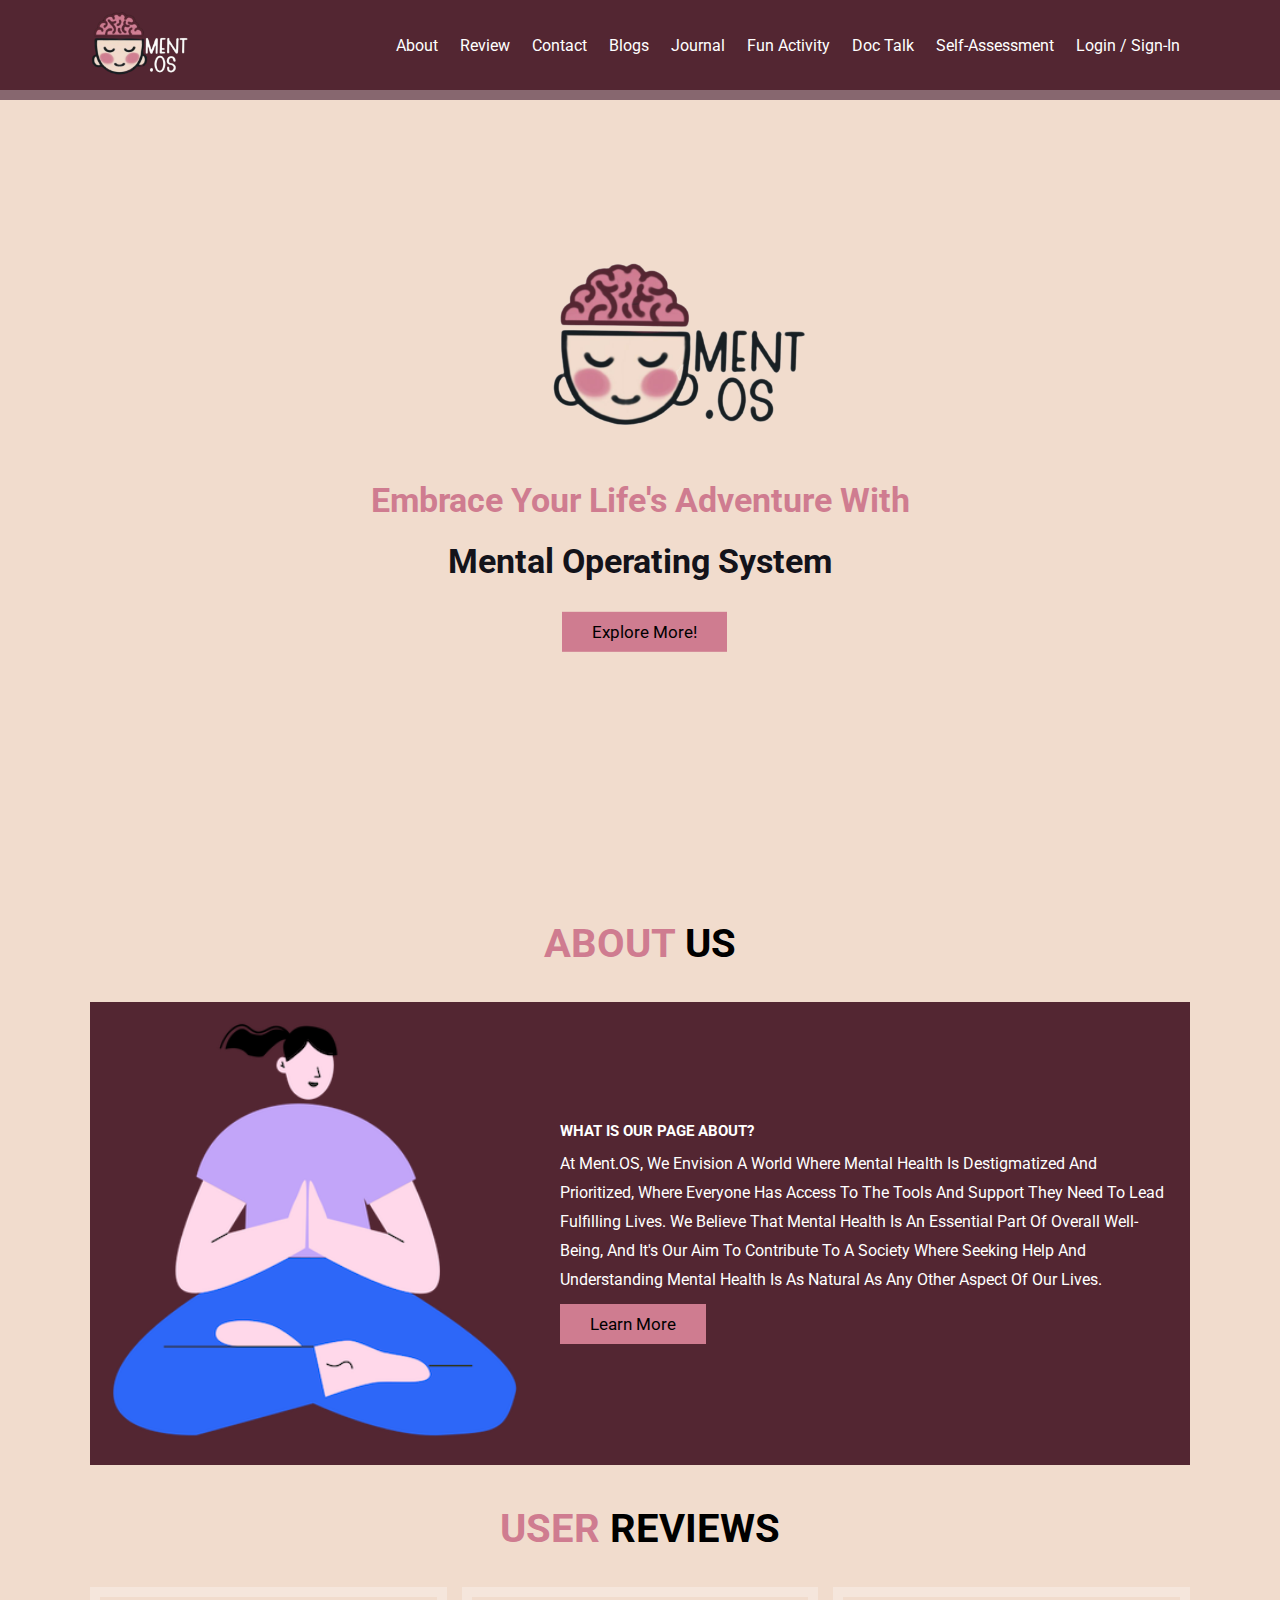
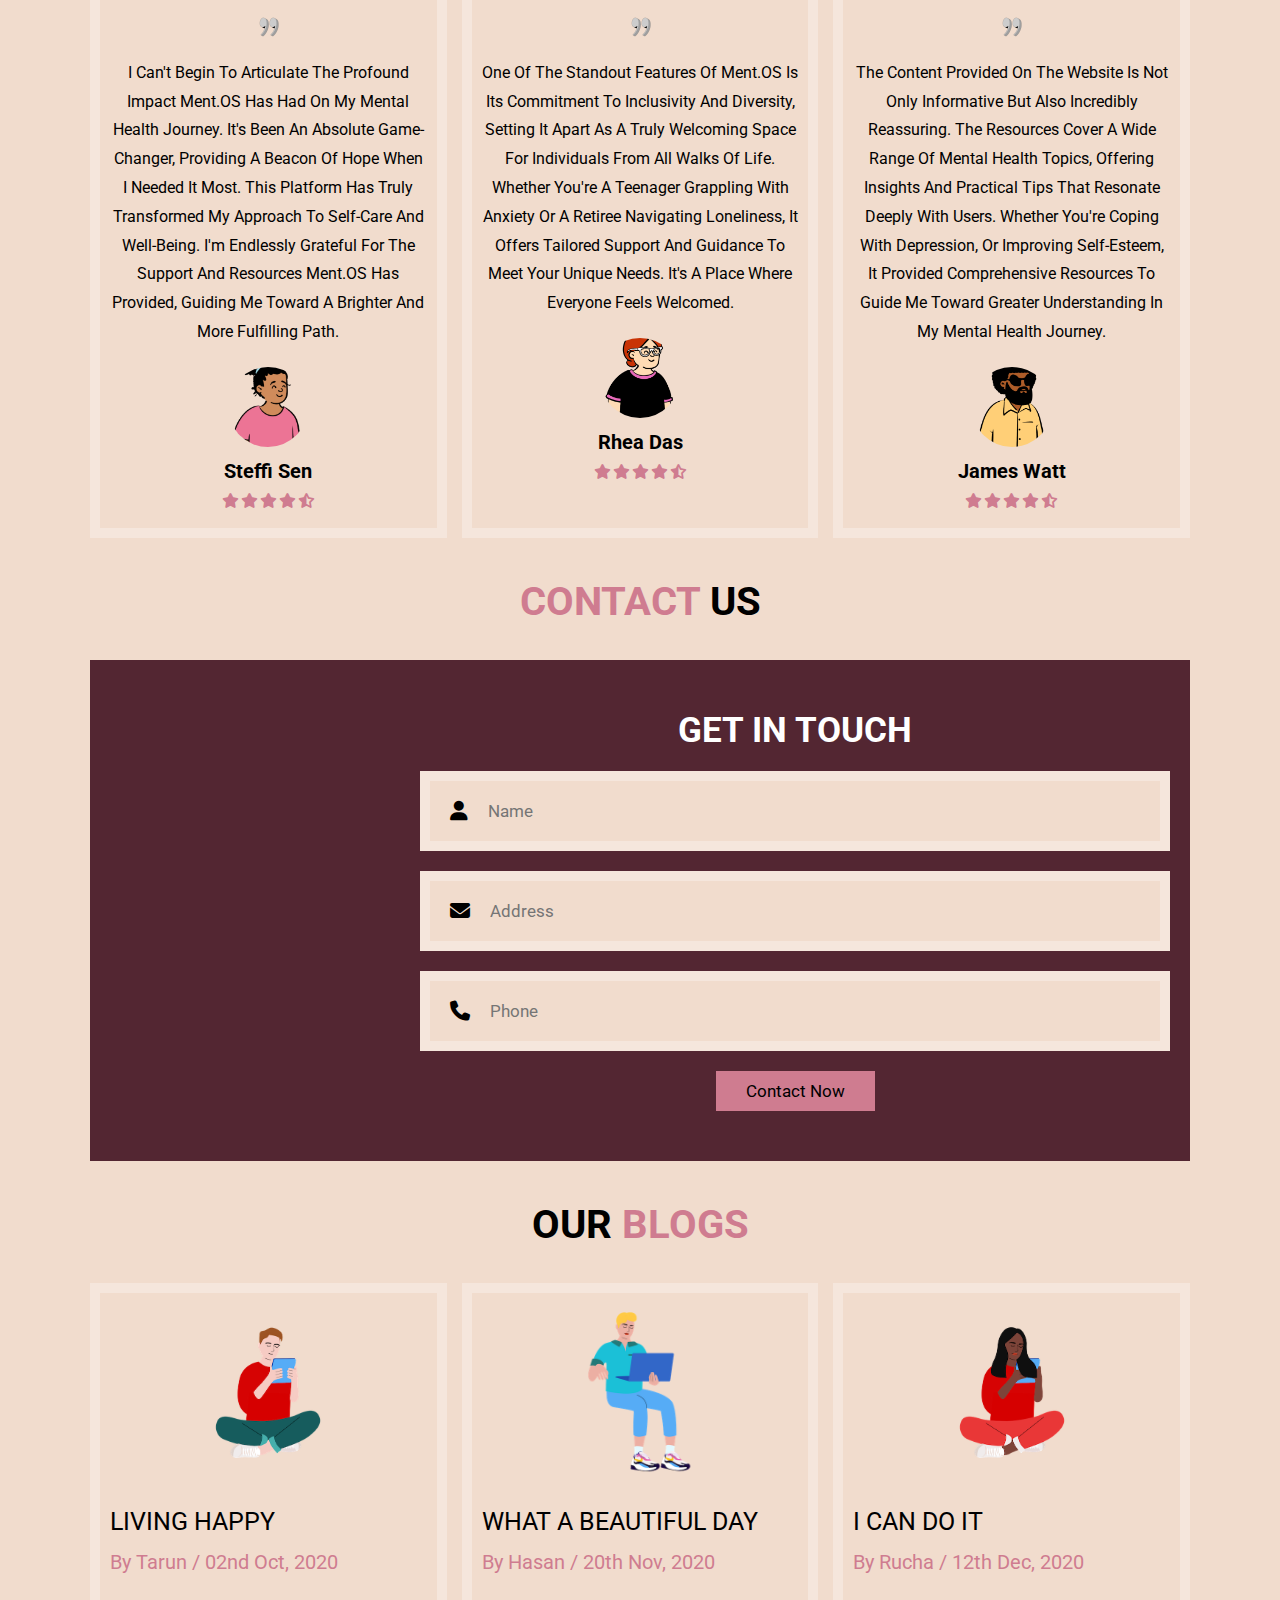
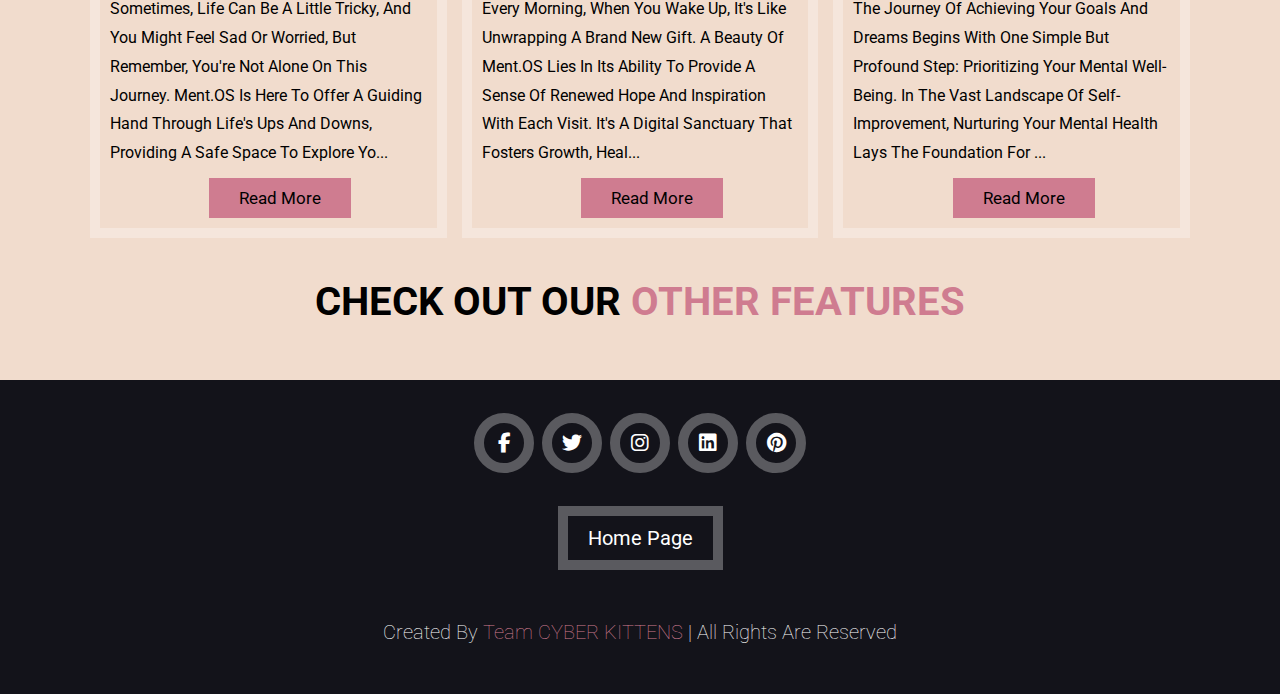
<file: index.html>
<!DOCTYPE html>
<html lang="en">
    <head>
        <meta charset="UTF-8">
        <meta http-equiv="X-UA-Compatible" content="IE-edge">
        <meta name="viewport" content="width=device-width, initial-scale=1.0">
        <title>Home Page</title>
        <link rel="stylesheet" href="https://cdnjs.cloudflare.com/ajax/libs/font-awesome/6.4.2/css/all.min.css">
        <link rel="stylesheet" href="Css/Index.css">
    </head> 
    <body>
        <header class="header">
            <a href="#" class="logo">
                <img src="./Images/Logo.png"alt="logo">
            </a>
           <nav class="navbar">
            <a href="#about">about</a> 
            <a href="#review">review</a> 
            <a href="#contact">contact</a> 
            <a href="#blogs">Blogs</a> 
            <a href="Journal.html">Journal</a> 
            <a href="activities.html">fun activity</a> 
            <a href="Doc-Talk.html">doc talk</a> 
            <a href="Survey.html">Self-Assessment</a>
            <!--<a href="profile.html">Profile</a>-->
            <a href="Sign-up.html">Login / Sign-In</a>
           </nav>
        </header>
        <section class="home" id="home">
            <div class="content">
                <a href="index.html" class="logo">
                    <img src="./Images/index/LogoHero.png"alt="Hero section logo">
                </a>
                <p style="font-size: 34px; font-weight: bold; color: rgba(207,124,144); text-align: center;">Embrace your life's adventure with <span style="color: #13131a;">Mental Operating System</span></p>


                <a href="#" class="btn-hero">Explore More!</a>
            </div>
        </section>

        <section class="about" id="about">
            <h1 class="heading"><span>ABOUT</span> US</h1>
            <div class="row">
                <div class="image">
                    <img src ="./Images/index/meditate.png" alt="Meditating girl/women">
                </div>
                <div class="content">
                    <h2>WHAT IS OUR PAGE ABOUT?</h2>
                    <p>At Ment.OS, we envision a world where mental health is destigmatized and prioritized, where everyone has access to the tools and support they need to lead fulfilling lives. We believe that mental health is an essential part of overall well-being, and it's our aim to contribute to a society where seeking help and understanding mental health is as natural as any other aspect of our lives.</p>
                    <a href="#" class="btn">Learn More</a>
                </div>
            </div>
    
        </section>
        <section class="review" id="review">
            <h1 class="heading"><span>User</span> Reviews</h1>
            <div class="box-container">
                <div class="box">
                    <img src="./Images/index/doubleQuotes.png"alt="Double Quotes" class="qoutes">
                    <p>I can't begin to articulate the profound impact Ment.OS has had on my mental health journey. It's been an absolute game-changer, providing a beacon of hope when I needed it most. This platform has truly transformed my approach to self-care and well-being. I'm endlessly grateful for the support and resources Ment.OS has provided, guiding me toward a brighter and more fulfilling path.</p>
                    <img src="./Images/index/review1.png" alt="User 1" class="user">
                    <h3>Steffi Sen</h3>
                    <div class="stars">
                        <i class="fas fa-star"></i>
                        <i class="fas fa-star"></i>
                        <i class="fas fa-star"></i>
                        <i class="fas fa-star"></i>
                        <i class="fas fa-star-half-alt"></i>
                    </div>
                </div>
                <div class="box">
                    <img src="./Images/index/doubleQuotes.png"alt="Double Quotes" class="qoutes">
                    <p>One of the standout features of Ment.OS is its commitment to inclusivity and diversity, setting it apart as a truly welcoming space for individuals from all walks of life. Whether you're a teenager grappling with anxiety or a retiree navigating loneliness, it offers tailored support and guidance to meet your unique needs. It's a place where everyone feels welcomed.</p>
                    <img src="./Images/index/review2.png" alt="User 2"class="user">
                    <h3>Rhea Das</h3>
                    <div class="stars">
                        <i class="fas fa-star"></i>
                        <i class="fas fa-star"></i>
                        <i class="fas fa-star"></i>
                        <i class="fas fa-star"></i>
                        <i class="fas fa-star-half-alt"></i>
                    </div>
                </div>
                <div class="box">
                    <img src="./Images/index/doubleQuotes.png"alt="Double Quotes" class="qoutes">
                    <p>The content provided on the website is not only informative but also incredibly reassuring. The resources cover a wide range of mental health topics, offering insights and practical tips that resonate deeply with users. Whether you're coping with depression, or improving self-esteem, it provided comprehensive resources to guide me toward greater understanding in my mental health journey.</p>
                    <img src="./Images/index/review3.png" alt="User 3"class="user">
                    <h3>James Watt</h3>
                    <div class="stars">
                        <i class="fas fa-star"></i>
                        <i class="fas fa-star"></i>
                        <i class="fas fa-star"></i>
                        <i class="fas fa-star"></i>
                        <i class="fas fa-star-half-alt"></i>
                    </div>
                </div>
            </div>
        </section>
        <section class="contact" id="contact">
                    <h1 class="heading"><span>CONTACT</span> US</h1>
                    <div class="row">
                        <iframe src="https://www.google.com/maps/embed?pb=!1m18!1m12!1m3!1d30169.677074794537!2d72.80905460950864!3d19.054518471872772!2m3!1f0!2f0!3f0!3m2!1i1024!2i768!4f13.1!3m3!1m2!1s0x3be7c8e123f8d27b%3A0x437996b49a236a78!2sBandra%20West%2C%20Mumbai%2C%20Maharashtra!5e0!3m2!1sen!2sin!4v1694089305110!5m2!1sen!2sin" allowfullscreen="" loading="lazy"></iframe>
                        <form action="">
                            <h4>Get in Touch</h4>
                            <div class="inputBox">
                                <span class="fas fa-user"></span>
                                <input type="text" placeholder="Name">
                            </div> 

                            <div class="inputBox">
                                <span class="fas fa-envelope"></span>
                                <input type="Address" placeholder="Address">
                            </div>

                            <div class="inputBox">
                                <span class="fas fa-phone"></span>
                                <input type="tel" placeholder="Phone">
                            </div>

                            <input type="submit" value="Contact Now" class="btn"></div>
                        </form>
                    </div>
        </section>

        <section class="blogs" id="blogs">
            <h1 class="heading">OUR<span> BLOGS</span></h1>
            <div class="box-container">
                <div class="box">
                    <div class="image">
                        <img src="./Images/index/blog1.png" alt="blog 1">
                    </div>
                    <div class="content">
                        <a href="#" class="title">LIVING HAPPY</a>
                       <br><span> by Tarun / 02nd Oct, 2020</span><br>
                        <p>Sometimes, life can be a little tricky, and you might feel sad or worried, but remember, you're not alone on this journey. Ment.OS is here to offer a guiding hand through life's ups and downs, providing a safe space to explore yo...</p>
                        <a class="btn-blog">Read More</a>
                    </div>
                </div>

                <div class="box">
                    <div class="image">
                        <img src="./Images/index/blog2.png" alt="blog 2">
                    </div>
                    <div class="content">
                        <a href="#" class="title">WHAT A BEAUTIFUL DAY</a>
                        <br><span> By Hasan / 20th Nov, 2020</span><br>
                        <p>Every morning, when you wake up, it's like unwrapping a brand new gift. A beauty of Ment.OS lies in its ability to provide a sense of renewed hope and inspiration with each visit. It's a digital sanctuary that fosters growth, heal...</p>
                        <a class="btn-blog">Read More</a>
                    </div>
                </div>

                <div class="box">
                    <div class="image">
                        <img src="./Images/index/blog3.png" alt="blog 3">
                    </div>
                    <div class="content">
                        <a href="#" class="title">I CAN DO IT</a>
                        <br><span> by Rucha / 12th Dec, 2020</span><br>
                        <p>The journey of achieving your goals and dreams begins with one simple but profound step: prioritizing your mental well-being. In the vast landscape of self-improvement, nurturing your mental health lays the foundation for ...</p>
                        <a class="btn-blog">Read More</a>
                    </div>
                </div>
            </div>
        </section>
        <section class="Fun Activity" class="Doc talk" class="Quiz time">
            <h1 class="heading">CHECK OUT OUR<span> OTHER FEATURES</span></h1>
            <div class></div>
        </section>

    <section class="footer">
        <div class="share">
            <a href="'#" class="fab fa-facebook-f"></a>
            <a href="'#" class="fab fa-twitter"></a>
            <a href="'#" class="fab fa-instagram"></a>
            <a href="'#" class="fab fa-linkedin"></a>
            <a href="'#" class="fab fa-pinterest"></a>
        </div>
        <div class="links">
            <a href="#">Home Page</a>
        </div>
    <div class="credit">created by <span>Team CYBER KITTENS </span> | all rights are reserved</div>
    </section>
    </body>
</html>
</file>
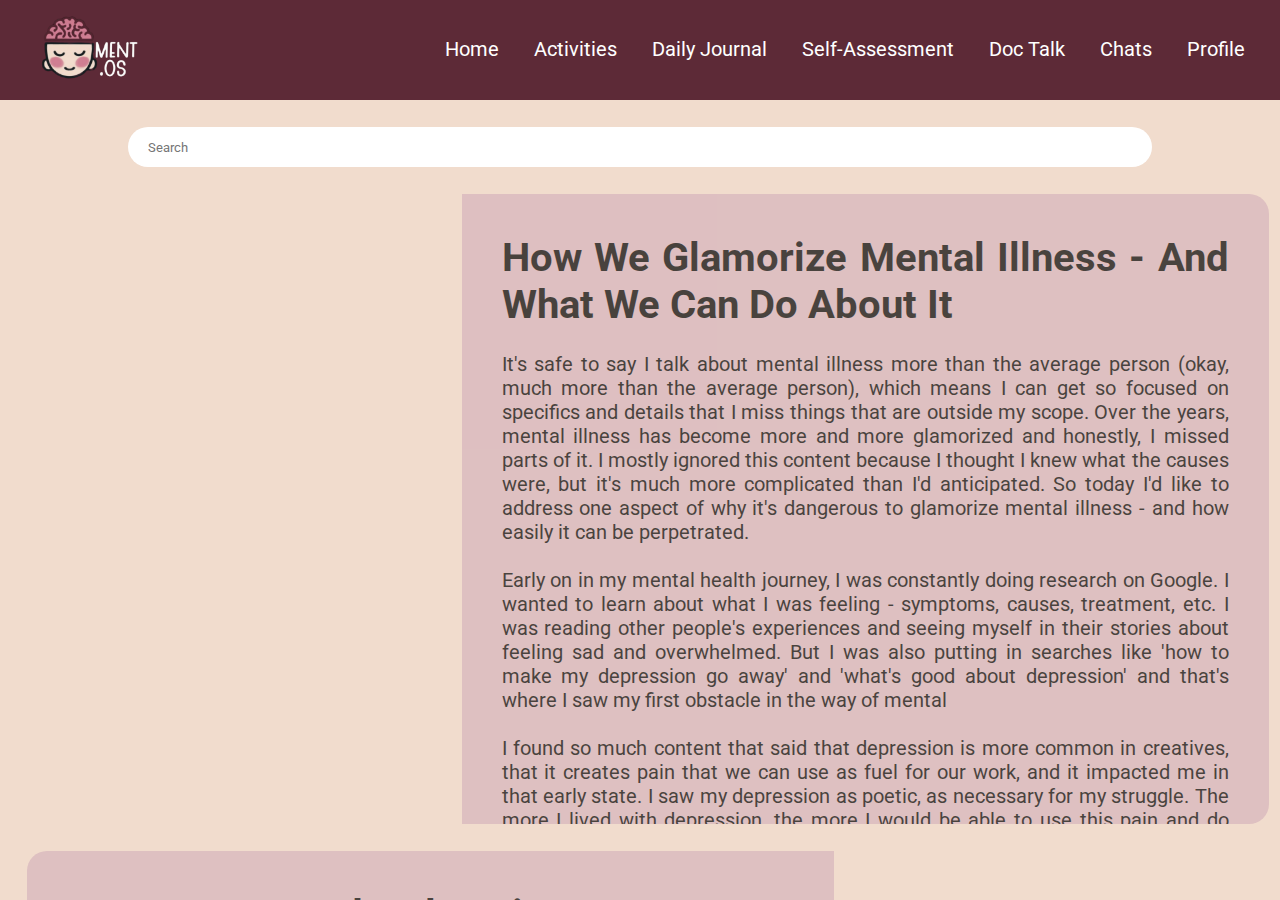
<file: blogs.html>
<!DOCTYPE html>
<html lang="en">

<head>
    <meta charset="UTF-8">
    <meta name="viewport" content="width=device-width, initial-scale=1.0">
    <title>Blogs</title>
    <link rel="stylesheet" href="./Css/Blogs.css">
    <link href="https://fonts.googleapis.com/css2?family=Roboto+Condensed&family=Roboto:wght@300&display=swap" rel="stylesheet">
<body>
    <div class="main">
        <header>
            <!-- Navigation bar -->
            <nav>
                <a href="index.html" class="logo">
                    <img width="100px" height="100px" src="./Images/Logo.png"  alt="logo" />
                </a>
                
                <ul>
                  <a href="index.html"><li>Home</li></a>
                  <a href="activities.html"><li>Activities</li></a>
                  <a href="Journal.html"><li>Daily Journal</li></a>
                  <a href="Survey.html"><li>Self-Assessment</li></a>
                  <a href="Doc-Talk.html"><li>Doc Talk</li></a>
                  <a href="public-chat.html"><li>Chats</li></a>
                  <a href="profile.html"><li>Profile</li></a>
                </ul>
            </nav>
        </header>

        <div id="search">
            <input type="search" placeholder="Search">
        </div>
        <div class="cards">
            <div class="card">
                <div id="card1" class="imgs"></div>
                <div class="content">
                    <h1>How We Glamorize Mental Illness - And What We Can Do About It</h1>
                    <br>
                    <p>It's safe to say I talk about mental illness more than the average person (okay,
                        much more than the average person), which means I can get so focused on specifics and details
                        that I
                        miss things that are outside my scope. Over the years, mental illness has become more and more
                        glamorized and honestly, I missed parts of it. I mostly ignored this content because I thought I
                        knew what the causes were, but it's much more complicated than I'd anticipated. So today I'd
                        like to
                        address one aspect of why it's dangerous to glamorize mental illness - and how easily it can be
                        perpetrated.<br>
                        <br>
                        Early on in my mental health journey, I was constantly doing research on Google. I wanted to
                        learn
                        about what I was feeling - symptoms, causes, treatment, etc. I was reading other people's
                        experiences and seeing myself in their stories about feeling sad and overwhelmed. But I was also
                        putting in searches like 'how to make my depression go away' and 'what's good about depression'
                        and
                        that's where I saw my first obstacle in the way of mental <br>
                        <br>
                        I found so much content that said that depression is more common in creatives, that it creates
                        pain
                        that we can use as fuel for our work, and it impacted me in that early state. I saw my
                        depression as
                        poetic, as necessary for my struggle. The more I lived with depression, the more I would be able
                        to
                        use this pain and do something noteworthy. But let me be clear - I WAS SO DAMN WRONG. The
                        “tortured
                        genius” trope in media is toxic for people with mental health conditions, and has persisted for
                        years. Mental illness is often used as a footnote in someone's success story, e.g. “they
                        overcame
                        their struggle with X to become the Next Big Thing.” We treat mental illness as something to
                        overcome, or a game to win. That creates an attitude that makes people feel like they need to
                        'beat'
                        mental illness, but never to manage it.<br>
                        <br>
                        Unhealthy coping mechanisms and a reactionary approach to mental health are two other reasons
                        for
                        this continued glamorization. We all have some coping mechanisms that aren't the healthiest (I
                        include myself in that), but avoidance to connect those coping mechanisms with a possible
                        struggle
                        means that people are often struggling and will try to place the blame on anything but mental
                        illness. Our reactionary nature also means that we're discussing mental illness after the fact,
                        instead of having a more honest discussion about how we got there in the first place.<br>
                        <br>
                        Despite the incredible conversations I have with folks and an improved portrayal of mental
                        illness
                        in the media, I know millions of people in America see mental illness as a weakness. The only
                        upside
                        of this weakness, it seems, is that it can be the backstory for our success. But mental illness
                        isn't only reserved for the most successful and respected - remember, it doesn't discriminate!
                        That's why I don't say that I “struggle with depression.” I am not a tortured genius. I am not
                        here
                        to overcome depression or conquer anxiety (though maybe one day it won't be so debilitating!). I
                        live with mental illness, and I'm just doing the best I can. And you know what? That's more than
                        enough.
                    </p>
                </div>
            </div>
            <div class="card">
                <div class="content">
                    <h1>Our stress and relaxation responses: What you need to know</h1>
                    <br>
                    <p>Your stress response behaves badly and you've come to understand why. Great first step, but now
                        it's time to pull in the reins. And to do it you need to learn about your relaxation response.
                        Let's get busy…</p>
                    <br>
                    <p>We began a two-part series last week on our stress and relaxation responses.
                        Part one handled our stress response (fight/flight) and we'll wrap things up by digging into our
                        relaxation response.
                        As I said last week, most everything you're about to read comes from a great book written by
                        Gregg D. Jacobs, PhD, Say Good Night to Insomnia.
                        Here we go…</p>
                    <br>
                    <p>The discovery of the relaxation response
                        Prior to the 1960s, voluntary control over the autonomic nervous system (ANS) - in charge of our
                        respiration rate, heart rate, digestion, etc. - was thought impossible.
                        But later that same decade some significant discoveries in the world of biofeedback challenged
                        that notion. And scientists soon discovered control over the ANS could be achieved.
                        Seems the biofeedback outcomes were so impressive, scientists began studying other ANS-managing
                        mind/body techniques, such as meditation and relaxation.
                        Dr. Herbert Bnson
                        Dr. Jacobs' mentor, Dr. Herbert Benson, was one of the first scientists to conduct research on
                        biofeedback, meditation, and relaxation techniques.
                        After years of research, Benson was impressed by the fact that each of these techniques produced
                        the same physiological quieting response.
                        He called it the relaxation response.</p>
                    <br>
                    <p>
                        What is the relaxation response?
                        Benson proposed that the relaxation response (RR) is our body's inborn counter-balancing
                        mechanism to the stress response and can be used to offset its damaging effects.
                        It's crucial to keep in mind that the RR occurs automatically when it comes to physical
                        stressors; however, such is not the case with psychological stressors.
                        That means we have to learn to consciously initiate the RR to counter the effects of excessive
                        stress responses.
                        Is it any wonder that the RR is an effective intervention for all sorts of health concerns -
                        anxiety disorders, hypertension, chronic pain, GI issues, blood sugar stabilization, a
                        vulnerable immune system, insomnia, menopausal hot flashes, and more?
                        How to turn on the relaxation response
                        Dr. Benson could have left his work in the discovery process and it would have been “job well
                        done.” However, he went on to define the four elements necessary to elicit the RR…
                        A quiet place with eyes closed to minimize distractions
                        A comfortable position and muscular relaxation
                        A mental focusing device such as breathing, a word, or an image to shift the mind away from
                        distracting thoughts
                        Passive disregard of everyday thoughts
                        So with that foundation, according to Benson and Jacobs, here's what it takes to turn on the RR…
                        Relax the muscles throughout your body: Lying down or sitting comfortably, close your eyes and
                        feel relaxation gradually spreading. What you're looking for are feelings such as warmth,
                        heaviness, tingling, floating - or nothing.
                        Establish a relaxed and abdominal breathing pattern.
                        Direct your attention from everyday thoughts by using a mental focusing device that's neutral
                        and repetitive. Jacobs suggests words such as one, relax, peace, heavy. For many, it's helpful
                        to repeat the word silently with each exhaled breath. The mental focusing device can also be a
                        visual image - a vacation spot, floating on a cloud, or a place of your creation.
                        Have you ever done it? Do you hurt badly enough to give it a try?</p>
                </div>
                <div id="card2" class="imgs"></div>
            </div>
            <div class="card">
                <div id="card3" class="imgs"></div>
                <div class="content">Lorem ipsum dolor sit amet consectetur adipisicing elit. Ab sint rem perferendis
                    reiciendis, odit repellat, autem distinctio placeat qui incidunt eveniet voluptatum similique,
                    accusamus aperiam dolorum id atque quo nulla doloribus impedit dignissimos eligendi! Odio laboriosam
                    ut dolores rem cum accusamus commodi? Impedit eius sapiente nemo quas, sit illo commodi tempore
                    consectetur enim repellat repellendus ipsa soluta excepturi exercitationem placeat cupiditate eum
                    fuga aperiam accusantium nostrum, saepe inventore minus facilis. Facilis placeat ipsa fugiat eum?
                    Quis, repellat? Consequatur reprehenderit adipisci officiis sequi, quia nesciunt explicabo
                    perferendis omnis nemo velit voluptatibus nihil iste, cum nisi. Quis veniam neque dolorem pariatur
                    alias.</div>
            </div>
            <div class="card">
                <div class="content">
                    Lorem ipsum dolor sit amet consectetur adipisicing elit. Ex reiciendis, beatae exercitationem
                    aspernatur assumenda, ipsum illum velit itaque impedit laborum doloremque ullam blanditiis nesciunt
                    harum tempora optio facere, dolore nobis veritatis? Laudantium, maxime iste, magnam consequuntur
                    possimus voluptatem omnis, corporis deleniti numquam at delectus velit cupiditate. Quaerat, impedit
                    placeat in officia tenetur quod harum omnis voluptas suscipit fugiat minima aliquam voluptates
                    dignissimos aperiam laudantium vitae quibusdam eum ipsa fugit numquam consectetur laboriosam? Iure
                    placeat modi incidunt quas culpa aut! Ducimus quisquam illo consequuntur neque laudantium saepe amet
                    maxime obcaecati blanditiis eveniet reprehenderit inventore magni, ex quod labore nisi minus odit.
                </div>
                <div id="card4" class="imgs"></div>
            </div>
        </div>

    </div>

</body>

</html>
</file>
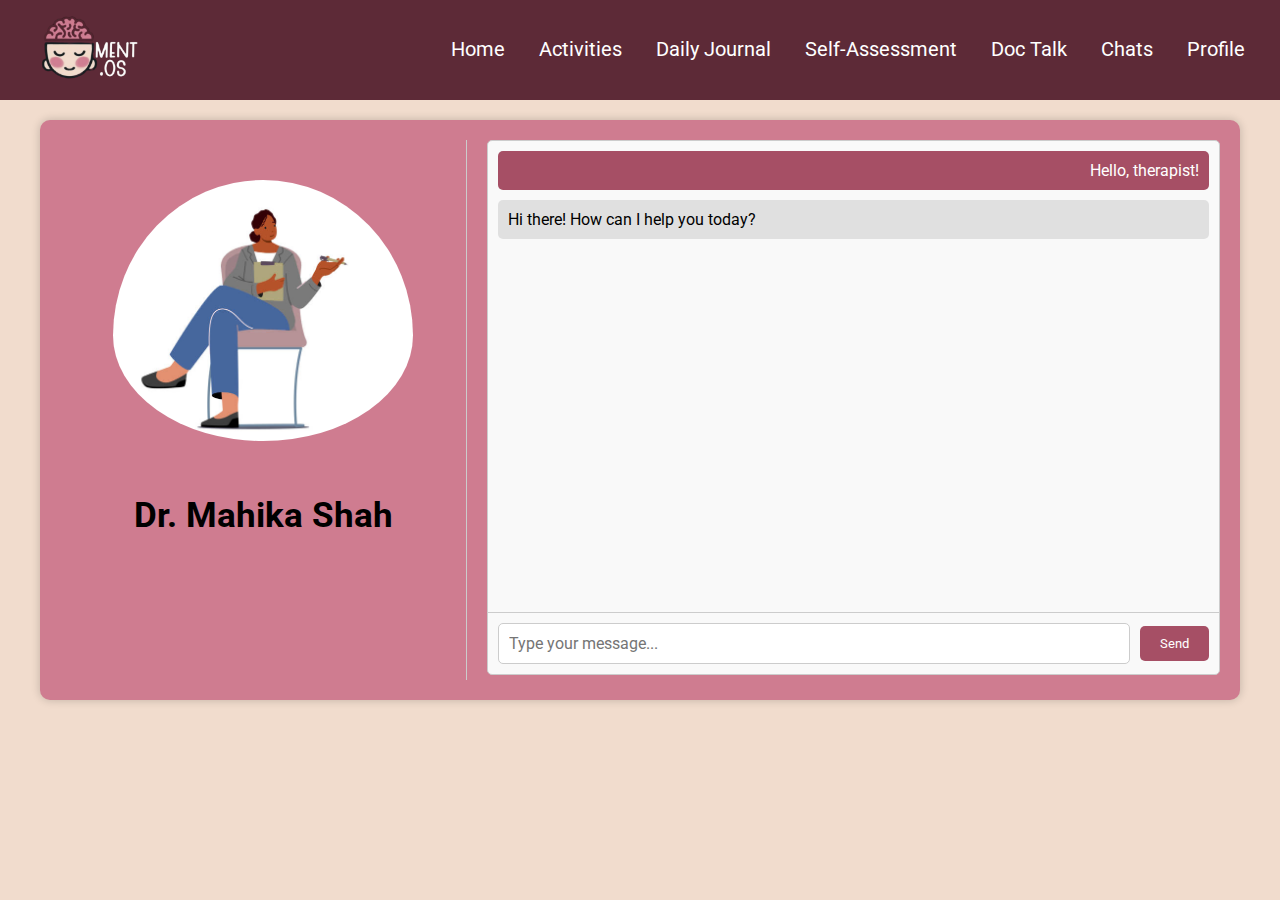
<file: Doc-Talk.html>
<!DOCTYPE html>
<html lang="en">
<head>
    <meta charset="UTF-8">
    <meta name="viewport" content="width=device-width, initial-scale=1.0">
    <link rel="stylesheet" href="./Css/Doc-Talk.css">
    <title>Chat with Therapist</title>
</head>
<body>
    <header>
        <!-- Navigation bar -->
        <nav>
            <a href="index.html" class="logo">
                <img width="100px" height="100px" src="./Images/Logo.png"  alt="logo" />
            </a>
            
            <ul>
              <a href="index.html"><li>Home</li></a>
              <a href="activities.html"><li>Activities</li></a>
              <a href="Journal.html"><li>Daily Journal</li></a>
              <a href="Survey.html"><li>Self-Assessment</li></a>
              <a href="Doc-Talk.html"><li>Doc Talk</li></a>
              <a href="public-chat.html"><li>Chats</li></a>
              <a href="profile.html"><li>Profile</li></a>
            </ul>
        </nav>
    </header>

    <div class="container">
        <div class="therapist-profile">
            <div class="therapist-info">
                <img src="./Images/Doc-Talk/therapist.jpg" alt="Therapist's Image" aria-label="Therapist's Image">
                <h2>Dr. Mahika Shah</h2>
            </div>
        </div>
        <div class="chat-section">
            <div class="chat-container">
                <div class="chat-messages">
                    <!-- Chat messages will be displayed here -->
                </div>
                <div class="chat-input">
                    <input type="text" id="message-input" placeholder="Type your message..." aria-label="Type your message">
                    <button id="send-button">Send</button>
                </div>
            </div>
        </div>
    </div>

    <script src="./Javascript/Doc-Talk.js"></script>
</body>
</html>
</file>
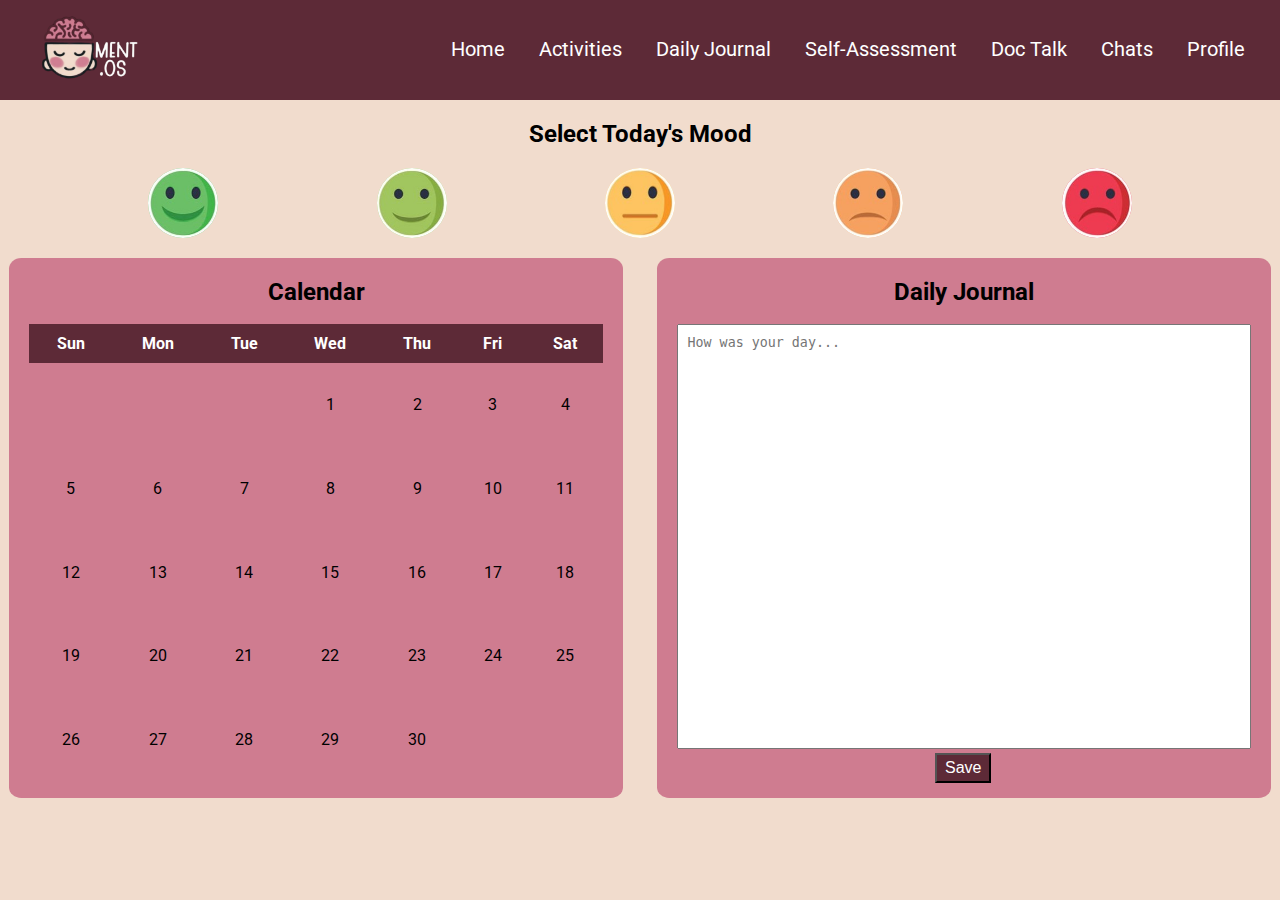
<file: Journal.html>
<!DOCTYPE html>
<html lang="en">
<head>
    <meta charset="UTF-8">
    <meta name="viewport" content="width=device-width, initial-scale=1.0">
    <title>Daily Journal</title>
    <link rel="stylesheet" href="./Css/Journal.css">
</head>
<body>
    <header>
        <!-- Navigation bar -->
        <nav>
            <a href="index.html" class="logo">
                <img width="100px" height="100px" src="./Images/Logo.png"  alt="logo" />
            </a>
            
            <ul>
              <a href="index.html"><li>Home</li></a>
              <a href="activities.html"><li>Activities</li></a>
              <a href="Journal.html"><li>Daily Journal</li></a>
              <a href="Survey.html"><li>Self-Assessment</li></a>
              <a href="Doc-Talk.html"><li>Doc Talk</li></a>
              <a href="public-chat.html"><li>Chats</li></a>
              <a href="profile.html"><li>Profile</li></a>
            </ul>
            <!--
            <div class="authbutton">
              <a href="Login.html"><button id="login">Login</button></a>
              <a href="Sign-up.html"><button id="signup">Sign-up</button></a>
            </div>
            -->
        </nav>
    </header>

    <div class="mood">
        <h2 class="moodText">Select Today's Mood</h2>
        <!-- Mood selection buttons -->
        <div class="mood-buttons">
            <div class="mood-button" style="background-color: #6abe67;"><img class="imgMood" src="./Images/Journal/moodVeryHappy.jpg" alt="Very Happy"></div> <!-- Very Happy -->
            <div class="mood-button" style="background-color: #a0c75f;"><img class="imgMood" src="./Images/Journal/moodHappy.jpg" alt="Happy"></div> <!-- Happy -->
            <div class="mood-button" style="background-color: #fec560;"><img class="imgMood" src="./Images/Journal/moodNeutral.jpg" alt="Neutral"></div> <!-- Neutral -->
            <div class="mood-button" style="background-color: #f4a25a;"><img class="imgMood" src="./Images/Journal/moodSad.jpg" alt="Sad"></div> <!-- Sad -->
            <div class="mood-button" style="background-color: #ed3b51;"><img class="imgMood" src="./Images/Journal/moodVerySad.jpg" alt="VerySad"></div> <!-- Very Sad -->
        </div>
    </div>

    <div class="calendar-and-journal">
        <div class="calendar">
            <h2 class="CaJ">Calendar</h2>
            <!-- Calendar will be dynamically generated here -->
        </div>

        <div class="journal">
            <!-- Journal -->
            <h2 class="CaJ">Daily Journal</h2>
            <textarea id="journal-text" rows="10" cols="40" placeholder="How was your day..."></textarea>
            <br>
            <button onclick="saveJournal()" class="btn">Save</button>
        </div>
    </div>

    <script src="./Javascript/Journal.js"></script>
</body>
</html>
</file>
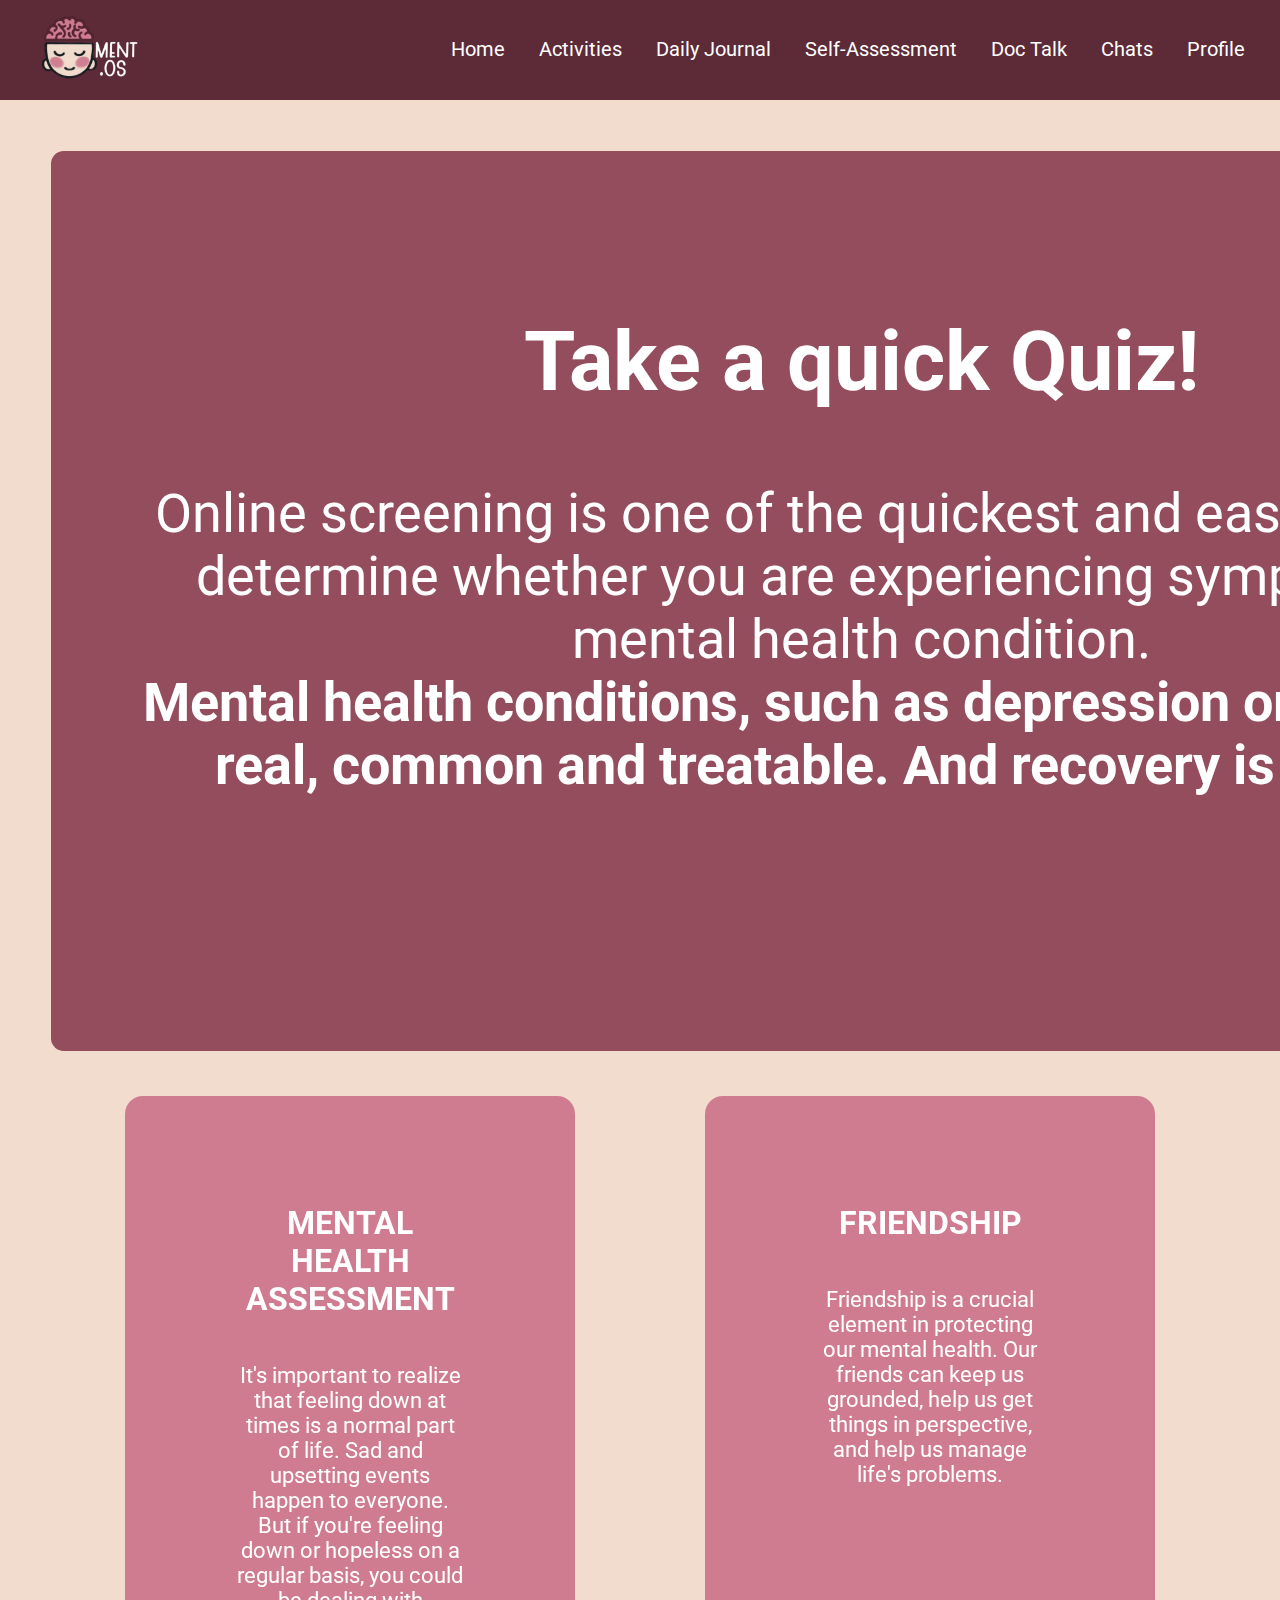
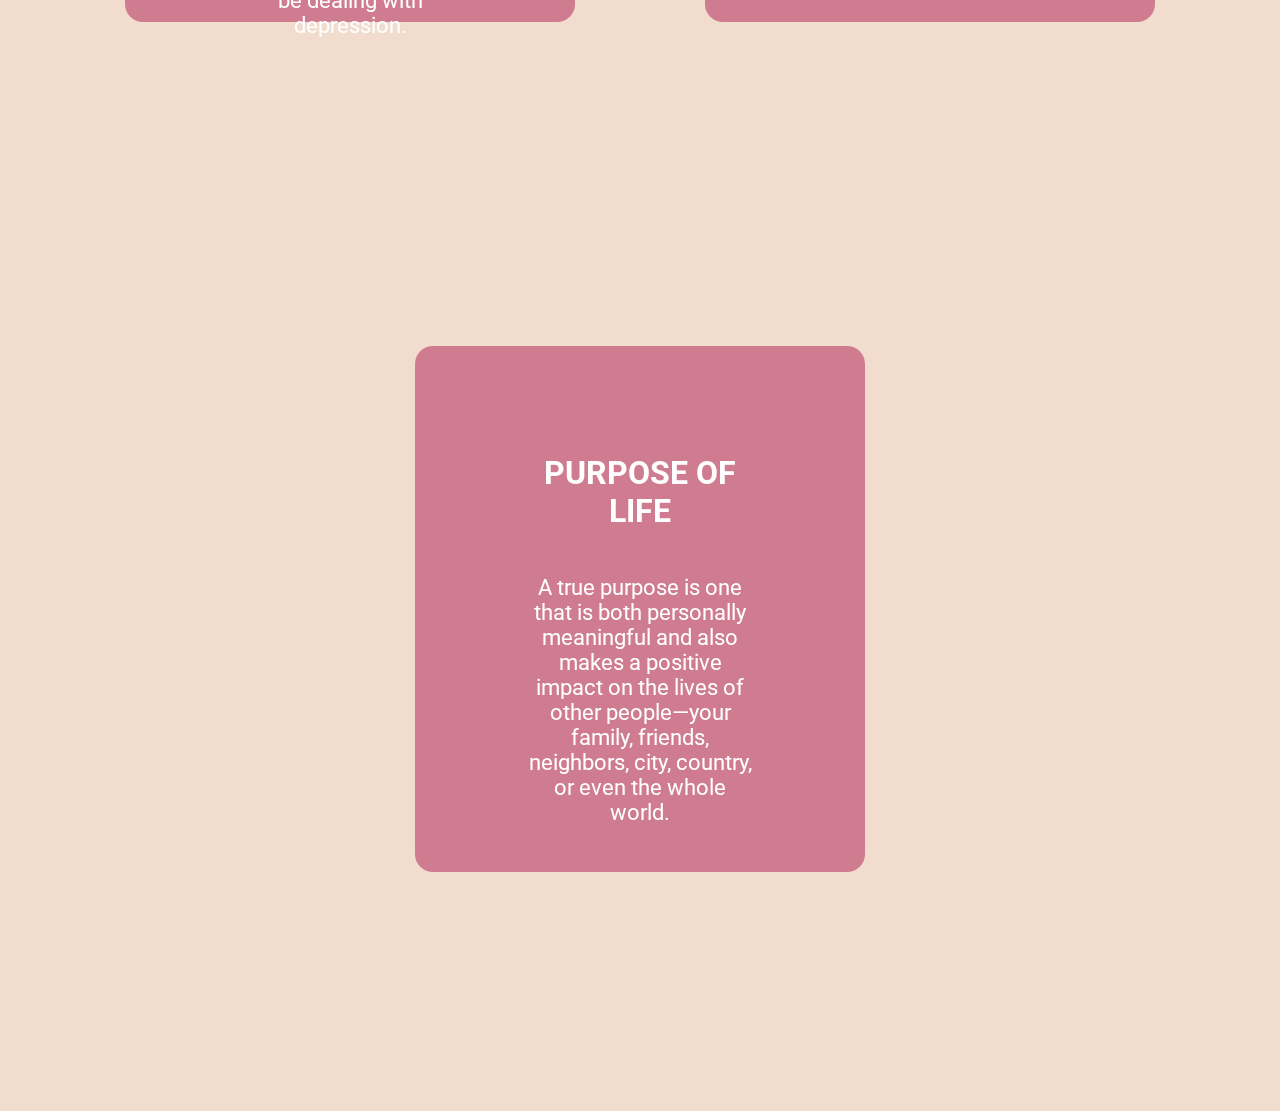
<file: Land.html>
<!DOCTYPE html>
<html lang="en">
<head>
    <meta charset="UTF-8">
    <meta http-equiv="X-UA-Compatible" content="IE=edge">
    <meta name="viewport" content="width=device-width, initial-scale=1.0">
    <title>quizz</title>
    <link rel="stylesheet" href="./Css/Land.css">
    
</head>

<body>
  <header>
    <!-- Navigation bar -->
    <nav>
        <a href="index.html" class="logo">
            <img width="100px" height="100px" src="./Images/Logo.png"  alt="logo" />
        </a>
        
        <ul>
          <a href="index.html"><li>Home</li></a>
          <a href="activities.html"><li>Activities</li></a>
          <a href="Journal.html"><li>Daily Journal</li></a>
          <a href="Survey.html"><li>Self-Assessment</li></a>
          <a href="Doc-Talk.html"><li>Doc Talk</li></a>
          <a href="public-chat.html"><li>Chats</li></a>
          <a href="profile.html"><li>Profile</li></a>
        </ul>
    </nav>
  </header>

    <div id="container">
     <h1 id="inner">Take a quick Quiz!</h1>
     <p>Online screening is one of the quickest and easiest ways to determine whether you are experiencing symptoms of a mental health condition.</p>
    <strong>
      <p>Mental health conditions, such as depression or anxiety, are real, common and treatable. And recovery is possible.</p>
    </strong>
    </div>

   
    <div class="align">
        <div class="card-container">  
          <div class="card-vertical">
            <div class="card-front">
              <article class="card-front-content">
                <h2>MENTAL HEALTH ASSESSMENT </h2>
                    <p>It's important to realize that feeling down at times is a normal part of life. Sad and upsetting events happen to everyone. But if you're feeling down or hopeless on a regular basis, you could be dealing with depression.</p>
              <article>
            </div>
            <div class="card-back">
              <article class="card-back-content">
                <a href="Quiz.html">MENTAL HEALTH ASSESSMENT </a>
            
               <article>
            </div>
          </div>
        </div>
        <div class="card-container">
            <div class="card-vertical">
                <div class="card-front"> 
                  <article class="card-front-content">
                    <h2>FRIENDSHIP</h2>
                    <p>Friendship is a crucial element in protecting our mental health. Our friends can keep us grounded, help us get things in perspective, and help us manage life's problems.</p>    
                   
                  <article>
                </div>
                <div class="card-back">
                  <article class="card-back-content">
                    <a href="Quiz 1.html">Friendship test</a>
                
                 <article>
                </div>
            </div>
        </div>
        <div class="card-container">
          <div class="card-vertical">
              <div class="card-front"> 
                <article class="card-front-content">
                  <h2>PURPOSE OF LIFE</h2>
                  <p>A true purpose is one that is both personally meaningful and also makes a positive impact on the lives of other people—your family, friends, neighbors, city, country, or even the whole world.</p>    
                 
                <article>
              </div>
              <div class="card-back">
                <article class="card-back-content">
                  <a href="#">Purpose of Life test</a>
              
               <article>
              </div>
          </div>
      </div>
        

</div>

</body>
</file>
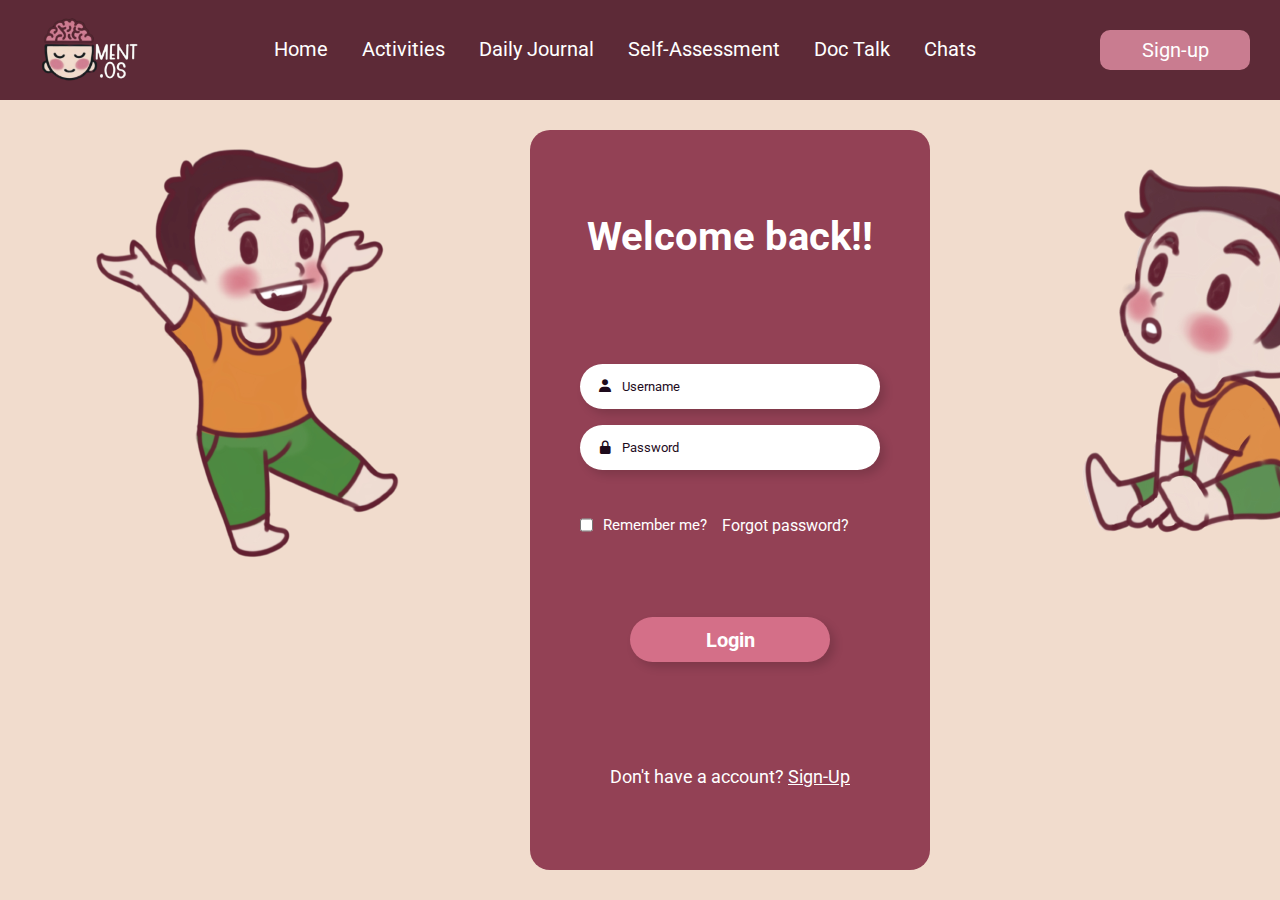
<file: Login.html>
<!DOCTYPE html>
<html>
    <head>
        <meta charset="utf-8">
        <meta http-equiv="X-UA-Compatible" content="IE=edge">
        <meta name="viewpoit" content="width=device-width, initial-scale=1">
        <title>login </title>
        <!---css--->
        <link rel="stylesheet"  href="./Css/Login.css">
        <!---icons-->
        <link href='https://unpkg.com/boxicons@2.1.4/css/boxicons.min.css' rel='stylesheet'>
        <!--font-->
        <link rel="preconnect" href="https://fonts.googleapis.com">
        <link rel="preconnect" href="https://fonts.gstatic.com" crossorigin>
        <link href="https://fonts.googleapis.com/css2?family=Alegreya&family=Roboto:wght@300&display=swap" rel="stylesheet">
    </head>

    <body>
        <nav>
            <img width="100px" height="100px" src="./Images/Logo.png"  alt="logo" />
            <ul>
              <a href="index.html"><li>Home</li></a>
              <a href="activities.html"><li>Activities</li></a>
              <a href="Journal.html"><li>Daily Journal</li></a>
              <a href="Survey.html"><li>Self-Assessment</li></a>
              <a href="Doc-Talk.html"><li>Doc Talk</li></a>
              <a href="public-chat.html"><li>Chats</li></a>
            </ul>
            <div class="authbutton">
              <!--<a href="/Login.html"><button id="login">Login</button></a>-->
              <a href="Sign-up.html"><button id="signup">Sign-up</button></a>
            </div>
        </nav>
        
        <div class="final">
      <img src="./Images/Mascot Standing.png" alt="" class="mascot-img">
        <form>
        <div>
        </div>
        <div class="log-box">
            <div class="container">
                <div class="top-header">
                    <header>Welcome back!!</header>
                </div>
                <div class="allinputs">
                <div class="inputf">
                    <input type="text" class="input" placeholder="Username" required>
                    <i class="bx bxs-user"></i>
                </div>
                <div class="inputf">
                    <input type="password" class="input" placeholder="Password" required>
                    <i class="bx bxs-lock-alt"></i>
                </div>
                <div class="bottom">
                    <div class="left">
                            <input type="checkbox"  id="check">
                            <label for="check" class="rm"><span class="rm">Remember me?</span></label>
                    </div>
                    <div class="right"><label><a href="#">Forgot password?</a></label></div>
                    
                </div>
            </div>
                    <a href="index.html"><input type="submit" class="submit" value="Login"></a>
                    
                <div class="Sign-in" >
                    <span><p>Don't have a account? <a href="Sign-up.html" class="signin-navigator">Sign-Up</a></span></p>
                </div>
            </div>
        </div>
    </form>
    <img src="./Images/Mascot Sitting.png" alt="" class="mascot-img2">
</div>
    </body>
</html>
</file>
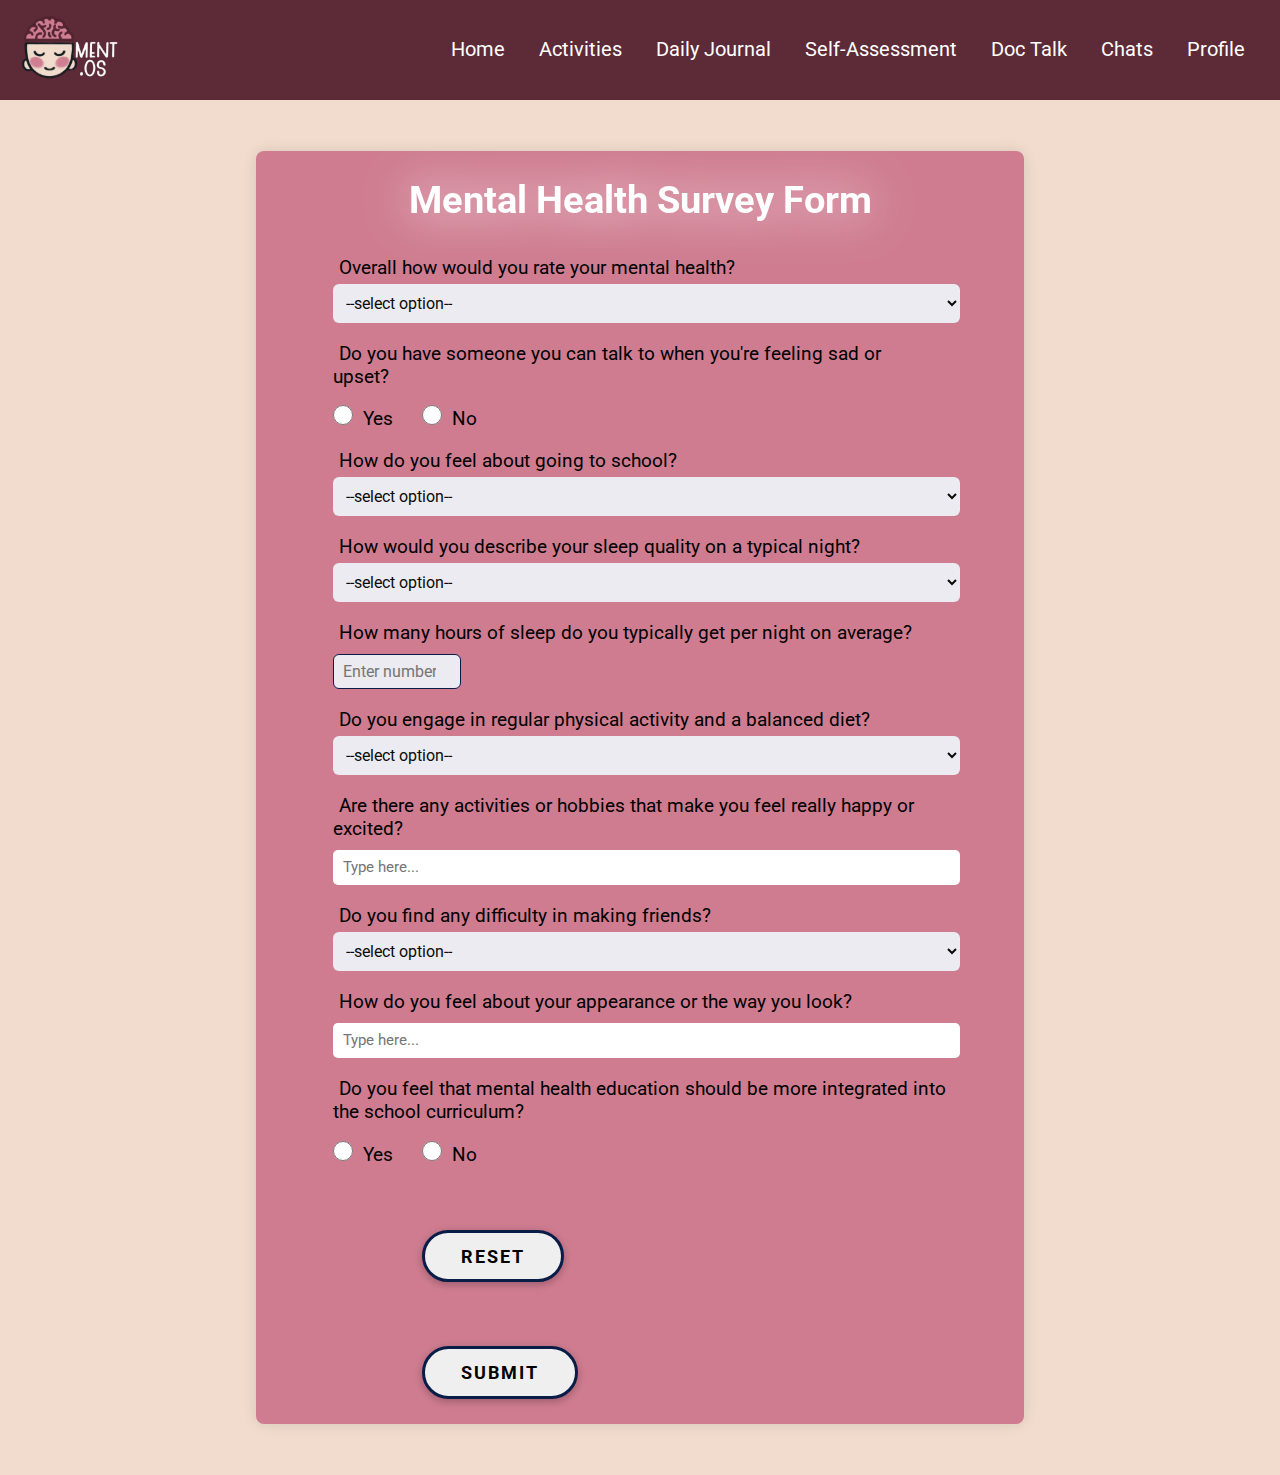
<file: Survey.html>
<!DOCTYPE html>
<html lang="en">
<head>
    <meta charset="UTF-8">
    <meta name="viewport" content="width=device-width, initial-scale=1.0">
    <title>Survey Form</title>
    <link rel="stylesheet" href="./Css/Survey.css">
</head>
<body>
    <header>
        <!-- Navigation bar -->
        <nav>
            <a href="index.html" class="logo">
                <img width="100px" height="100px" src="./Images/Logo.png"  alt="logo" />
            </a>
            
            <ul>
              <a href="index.html"><li>Home</li></a>
              <a href="activities.html"><li>Activities</li></a>
              <a href="Journal.html"><li>Daily Journal</li></a>
              <a href="Survey.html"><li>Self-Assessment</li></a>
              <a href="Doc-Talk.html"><li>Doc Talk</li></a>
              <a href="public-chat.html"><li>Chats</li></a>
              <a href="profile.html"><li>Profile</li></a>
            </ul>
        </nav>
    </header>

<section class="container">
    <header id="topic">Mental Health Survey Form</header>
    <form class="form" action="#">
        <br>
        <label for="mental-health">Overall how would you rate your mental health?</label>
        <br>
        <div class="column">
            <div class="select-box">
                <select id="mental-health">
                    <option value="" hidden>--select option--</option>
                    <option>Very Good</option>
                    <option>Good</option>
                    <option>Average</option>
                    <option>Not Sure</option>
                </select>
            </div>
        </div>
        <br>

        <label for="talk-to-someone">Do you have someone you can talk to when you're feeling sad or upset?</label>
        <br>
        <div class="gender-box">
            <input id="yes-talk" type="radio" name="disorder" value="1">
            <label for="yes-talk">Yes</label>
            <input id="no-talk" type="radio" name="disorder" value="2">
            <label for="no-talk">No</label>
        </div>
        <br>

        <label for="school-feeling">How do you feel about going to school?</label>
        <br>
        <div class="column">
            <div class="select-box">
                <select id="school-feeling">
                    <option value="" hidden>--select option--</option>
                    <option>I like it</option>
                    <option>I'm okay with it</option>
                    <option>I don't like it</option>
                    <option>I hate it</option>
                </select>
            </div>
        </div>
        <br>

        <label for="sleep-quality">How would you describe your sleep quality on a typical night?</label>
        <br>
        <div class="column">
            <div class="select-box">
                <select id="sleep-quality">
                    <option value="" hidden>--select option--</option>
                    <option>Excellent</option>
                    <option>Good</option>
                    <option>Fair</option>
                    <option>Poor</option>
                    <option>Very Poor</option>
                </select>
            </div>
        </div>
        <br>

        <label for="hours-sleep">How many hours of sleep do you typically get per night on average?</label>
        <br>
        <div class="input-box">
            <input id="number" placeholder="Enter number" type="number">
        </div>
        <br>

        <label for="physical-activity">Do you engage in regular physical activity and a balanced diet?</label>
        <br>
        <div class="column">
            <div class="select-box">
                <select id="physical-activity">
                    <option value="" hidden>--select option--</option>
                    <option>Yes, regularly</option>
                    <option>Occasionally</option>
                    <option>Rarely</option>
                    <option>Never</option>
                </select>
            </div>
        </div>
        <br>

        <label for="hobbies">Are there any activities or hobbies that make you feel really happy or excited?</label>
        <div class="input-box">
            <input type="text" placeholder="Type here..." name="hobbies" id="hobbies" class="input">
        </div>
        <br>

        <label for="making-friends">Do you find any difficulty in making friends?</label>
        <br>
        <div class="column">
            <div class="select-box">
                <select id="making-friends">
                    <option value="" hidden>--select option--</option>
                    <option>Yes, frequently</option>
                    <option>Yes, occasionally</option>
                    <option>No, not at all</option>
                </select>
            </div>
        </div>
        <br>

        <label for="appearance">How do you feel about your appearance or the way you look?</label>
        <div class="input-box">
            <input type="text" placeholder="Type here..." name="appearance" id="appearance" class="input">
        </div>
        <br>

        <label for="education">Do you feel that mental health education should be more integrated into the school curriculum?</label>
        <br>
        <div class="gender-box">
            <input id="yes-education" type="radio" name="integrate" value="1">
            <label for="yes-education">Yes</label>
            <input id="no-education" type="radio" name="integrate" value="2">
            <label for="no-education">No</label>
        </div>

        <div class="submit">
            <button type="reset">Reset</button>
            <button> <a href="Land.html">Submit</a></button>
        </div>
    </form>
</section>
</body>
</html>
</file>
<file: Css/Index.css>
@import url('https://fonts.googleapis.com/css2?family=Roboto:wght@100;300;400;500;700&display=swap');

:root{
    --main-color: rgba(207,124,144);
    --black:#13131a;
    --bg: #d1f0f0;
    --border: 1rem solid rgba(255,255,255,.3);

}

*{
    font-family: 'Roboto',sans-serif;
    margin: 0; padding: 0;
    box-sizing: border-box;
    outline: none; border: none;
    text-decoration: none;
    text-transform: capitalize;
    transition: .2s linear;
}

html{
    font-size: 62.5%;
    overflow-x: hidden;
    scroll-padding-top: 9rem;
    scroll-behavior: smooth;
}
html::-webkit-scrollbar{
    width: .8rem;
}
html::-webkit-scrollbar-track{
    background: transparent;
}
html::-webkit-scrollbar-thumb{
    background: black;
    border-radius: 5rem;
}
body{
    background: #f1dccd;
}
section{
    padding: 2rem 7%;
}
.heading{
    text-align: center;
    color: black;
    text-transform: uppercase;
    padding-bottom: 3.5rem;
    font-size: 4rem;
}
.heading span{
    color: var(--main-color);
    text-transform: uppercase;
}

.about .row{
    display: flex;
    align-items: center;
    background: rgba(83,38,50);
    flex-wrap: wrap;
}
.about .row .image{
    flex: 1 1 25rem;
}
.about .row .image img{
    width: 100%;
}
.about .row .content{
    flex: 1 1 45rem;
    padding: 2rem;
}

.about .row .content h2{
    font-size: 1 1 45rem;
    color: #fff;
}
.about .row .content p{
    font-size: 1.6rem;
    color: #fff;
    padding: 1rem 0;
    line-height: 1.8;
}

.btn{
    margin-top: 1rem;
    display: inline-block;
    padding: 1rem 3rem;
    font-size: 1.7rem;
    color: black;
    background: var(--main-color);
    cursor: pointer;
    margin: auto;
    /*position: relative;
    left: 37%;*/
    transition: 0.5s ease-in-out;
}
.btn:hover{
    scale: 1.1;
}

.btn-hero{
    margin-top: 1rem;
    display: inline-block;
    padding: 1rem 3rem;
    font-size: 1.7rem;
    color: black;
    background: var(--main-color);
    cursor: pointer;
    margin: auto;
    position: relative;
    left: 37%;
    transition: 0.5s ease-in-out;
}

.btn-hero:hover{
    scale: 1.1;
}

.btn-blog{
    margin-top: 1rem;
    display: inline-block;
    padding: 1rem 3rem;
    font-size: 1.7rem;
    color: black;
    background: var(--main-color);
    cursor: pointer;
    margin: auto;
    position: relative;
    left: 31.5%;
    transition: 0.5s ease-in-out;
}

.btn-blog:hover{
    scale: 1.1;
}

.header{
    background: rgba(83,38,50);
    display: flex;
    align-items: center;
    justify-content: space-between;
    padding: 1.5rem 7%;
    border-bottom: var(--border);
    position: fixed;
    top:0; left:0; right:0;
    z-index: 1000;
    height: 100px;
}

.header .logo img{
    height: 100px;
    width: 100px;
}
.header .navbar a{
    margin: 0 1rem;
    font-size: 1.6rem;
    color: #fff;
}
.header .navbar a:hover{
    color: var(--main-color);
    border-bottom: 1rem solid var(--main-color);
    padding-bottom: .5rem;
}
.header .icon div{
    color: #fff;
    cursor: pointer;
    font-size: 2.5rem;
    
}
.header .icon div:hover{
    color: var(--main-color);
}
#menu-btn{
    display: none;
}
.home{
    min-height: 100vh;
    display: flex;
    align-items: center;
    background: #f1dccd;
    background-size: cover;
    background-position: center;
}
.home .content{
    max-width: 60rem;
    position: absolute;
    top: 50%;
    left: 50%;
    transform: translate(-50%,-50%);
}
/*.home .content h1{
    font-size: 6rem;
    text-transform: uppercase;
    color: black;
    align-content: center;
    text-align: center;
}*/
.home .logo img{
    height: 200px;
    margin-left: 35%;
}
.home .content p{
    font-size: 2rem;
    font-weight: lighter;
    line-height: 1.8;
    padding: 2rem 0;
    color: black;
    align-content: center;
}

.review .box-container{
    display: grid;
    grid-template-columns: repeat(auto-fit, minmax(30rem, 1fr));
    gap: 1.5rem;
}
.review .box-container .box{
    border: var(--border);
    text-align: center;
    padding: 2rem 1rem;
}
.review .box-container .box p{
    font-size: 1.6rem;
    line-height: 1.8;
    color: black;
    padding: 2rem 0;
}
.review .box-container .box .user{
    height: 8rem;
    width: 8rem;
    border-radius: 50%;
    object-fit: cover;
}
.review .box-container .box h3{
    padding: 1rem 0;
    font-size: 2rem;
    columns: var(--black);
}
.review .box-container .box .stars i{
    font-size: 1.5rem;
    color: var(--main-color);
}

.contact .row{
    display: flex;
    background: rgba(83,38,50);
    flex-wrap: wrap;
    gap: 1rem;
}

.contact .row .map{
    flex: 1 1 45rem;
    width: 100%;
    object-fit: cover;
}
.contact .row form{
    flex: 1 1 45rem;
    padding: 5rem 2rem;
    text-align: center;
}

.contact .row h4{
    text-transform: uppercase;
    font-size: 3.5rem;
    color: #fff;
}

.contact .row form .inputBox{
    display: flex;
    align-items: center;
    margin-top: 2rem;
    margin-bottom: 2rem;
    background: #f1dccd;
    border: var(--border);
}
.contact .row form .inputBox span{
    color: black;
    font-size: 2rem;
    padding-left: 2rem;
}
.contact .row form .inputBox input{
    width: 100%;
    padding: 2rem;
    font-size: 1.7rem;
    color: black;
    text-transform: none;
    background: none;
}

.blogs .box-container{
    display: grid;
    grid-template-columns: repeat(auto-fit, minmax(30rem,1fr));
    gap: 1.5rem;
}
.blogs .box-container .box{
    border: var(--border);
}
.blogs .box-container .box .image {
    height: 20rem;
    overflow: hidden;
    width: 100%;
}
.blogs .box-container .box .image img{
    height: 200px;
    object-fit: contain;
    width: 120px;
    align-content: center;
    display: block;
    margin-left: auto;
    margin-right: auto;
}
.blogs .box-container .bo:hover .image img{
    transform: scale(1.2);
}
.blogs .box-container .box .content{
    padding: 1rem;
}
.blogs .box-container .box .content .title{
    font-size: 2.5rem;
    line-height: 1.5;
    color: black;
}
.blogs .box-container .box .content .title:hover{
    color: var(--main-color);
}
.blogs .box-container .box .content span{
    color: var(--main-color);
    display: block;
    padding-top: 1rem;
    font-size: 2rem;
}
.blogs .box-container .box .content p{
    font-size: 1.6rem;
    line-height: 1.8;
    color: black;
    padding: 1rem 0;
}
.footer {
    background: var(--black);
    text-align: center;
}
.footer .share{
    padding: 1rem 0;
}
.footer .share a{
    height: 6rem;
    width: 6rem;
    line-height: 4rem;
    font-size: 2rem;
    color: #fff;
    border: var(--border);
    margin: .3rem;
    border-radius: 50%;
}
.footer .share a:hover{
    background-color: var(--main-color);
}
.footer .links{
    display: flex;
    justify-content: center;
    flex-wrap: wrap;
    padding: 2rem 0;
    gap: 1rem;
}
.footer .links a{
    padding: 1rem 2rem;
    color: #fff;
    border: var(--border);
    font-size: 2rem;
}

.footer .links a:hover{
    color: var(--main-color);
}
.footer .credit{
    font-size: 2rem;
    color: #fff;
    font-weight: lighter;
    padding: 1.5em;
}
.footer .credit span{
    color: var(--main-color);
}
</file>
<file: Css/Blogs.css>
@import url('https://fonts.googleapis.com/css2?family=Roboto:wght@100;300;400;500;700&display=swap'); 

*{
    padding: 0;
    margin: 0;
    box-sizing: border-box;
    font-family: 'Roboto',sans-serif;
   
}
   

html, body{
    height:100%;
    width:100%;
    font-size: 20px;
    overflow-x: hidden;
}

.main{
    /*background-image: url("https://i.pinimg.com/1200x/2a/1a/91/2a1a91d417c99110d88a9da04c8e11b0.jpg");*/
    
    background-color: #f1dccd ;
    margin: 0;
    width: 100%;
    height: 100%;
    display: flex;
    flex-direction: column;
    align-items: center;
    overflow-y: scroll;
}
/* Navigation */
nav img{
    margin: 0 20px;
}
nav {
    width: 100vw;
    height: 100px;
    background-color: rgb(93, 42, 55);
    display: flex;
    justify-content: space-between;
    align-items: center;
    padding: 0px 20px;
    text-align: center;
    color: white;
  }

  nav ul li{
    list-style: none;
    display: inline-block;
    padding: 15px;
    font-size: 20px;
    cursor: pointer;
    
  }
  nav ul li::after{
    content: '';
    background-color:  rgb(201,124,144);
    
    height: 3px;
    width: 0;
    display: block;
    margin: auto;
  }
  nav ul li:hover::after{
   transition: 0.5s ease-in-out;
    width: 100%;
  }
  .authbutton button{
    width: 150px;
    height: 40px;
    margin: 0px 10px;
    border-radius: 10px;
    border: none;
    background-color: rgb(201,124,144);
    
    font-size: 20px;
    cursor: pointer;
    transition: 0.5s;
    color: white;
  }
  .authbutton button:hover{
    background-color: #f1dccd;
    scale: 1.1;
    color: black;
  }


input{
    width: 80vw;
    border-radius: 30px;
    margin-top: 3vh;
    height: 30px;
    border: none;
    padding: 20px;
    position:static;
}


.cards{
    height: 100%;
    width: 100%;
}

.card{
    width: 97%;
    height: 70%;
    margin: 3vh;
    display: flex;
    flex-wrap: wrap;
    overflow:auto;
    border-radius: 20px;
    padding: 0;
    opacity: 70%;
}

.card:hover{
    opacity: 100%;
    box-shadow: 2px 2px 15px black;
}

.imgs{
    width: 35%;
    height: 100%;
}

.content{
    width: 65%;
    height: 100%;
    display: flex;
    flex-direction: column;
    overflow-y: scroll;
    padding: 40px;
    text-align: justify;
    background-color: rgb(214, 179, 188);

}

#card1{
    background-image: url("https://images.unsplash.com/photo-1637249677559-448632c4f6be?ixlib=rb-4.0.3&ixid=M3wxMjA3fDB8MHxwaG90by1wYWdlfHx8fGVufDB8fHx8fA%3D%3D&auto=format&fit=crop&w=2070&q=80");
    background-size: cover;
}

#card2{
    background-image: url("https://chipur.com/wp-content/uploads/2023/07/Stress-Relaxation-Man.jpg");
    background-size: cover;
}

#card3{
    background-image: url("https://images.unsplash.com/photo-1604881991720-f91add269bed?ixlib=rb-4.0.3&ixid=M3wxMjA3fDB8MHxwaG90by1wYWdlfHx8fGVufDB8fHx8fA%3D%3D&auto=format&fit=crop&w=1887&q=80");
    background-size: cover;
}

#card4{
    background-image: url("https://images.unsplash.com/photo-1579208575657-c595a05383b7?ixlib=rb-4.0.3&ixid=M3wxMjA3fDB8MHxwaG90by1wYWdlfHx8fGVufDB8fHx8fA%3D%3D&auto=format&fit=crop&w=2070&q=80");
    background-size: cover;
}

body{
    font-family: 'Roboto Condensed', sans-serif;
}

a{
    color: inherit;
}
</file>
<file: Css/Doc-Talk.css>
@import url('https://fonts.googleapis.com/css2?family=Roboto:wght@100;300;400;500;700&display=swap'); 

*{
    margin: 0;
    padding: 0;
    box-sizing: border-box;
    font-family: 'Roboto',sans-serif;
}
a{
    color: inherit;
}
body {
    font-family: Arial, sans-serif;
    margin: 0;
    padding: 0;
    background-color: #f1dccd;
}

/* Navbar */
nav img{
    margin: 0 20px;
}
nav {
    width: 100vw;
    height: 100px;
    background-color: rgb(93, 42, 55);
    display: flex;
    justify-content: space-between;
    align-items: center;
    padding: 0px 20px;
    text-align: center;
    color: white;
  }

  nav ul li{
    list-style: none;
    display: inline-block;
    padding: 15px;
    font-size: 20px;
    cursor: pointer;
    
  }
  nav ul li::after{
    content: '';
    background-color:  rgb(201,124,144);
    
    height: 3px;
    width: 0;
    display: block;
    margin: auto;
  }
  nav ul li:hover::after{
   transition: 0.5s ease-in-out;
    width: 100%;
  }
  .authbutton button{
    width: 150px;
    height: 40px;
    margin: 0px 10px;
    border-radius: 10px;
    border: none;
    background-color: rgb(201,124,144);
    
    font-size: 20px;
    cursor: pointer;
    transition: 0.5s;
    color: white;
  }
  .authbutton button:hover{
    background-color: #f1dccd;
    scale: 1.1;
    color: black;
  }

/*Main content*/
.container {
    max-width: 1200px;
    height: 580px;
    margin: 20px auto;
    padding: 20px;
    background-color: #fff;
    box-shadow: 0 0 10px rgba(0, 0, 0, 0.2);
    border-radius: 10px;
    display: flex;
    background-color: rgba(207,124,144);
}

.therapist-profile {
    flex: 1;
    padding: 20px;
    border-right: 1px solid #ccc;
}

.therapist-info {
    text-align: center;
    padding: 20px;
}

.therapist-info img {
    max-width: 300px;
    border-radius: 50%;
    padding-bottom: 50px;
}

.therapist-info h2 {
    font-size: 35px;
}

.chat-section {
    flex: 2;
    padding-left: 20px;
}

.chat-container {
    height: 535px;
    border: 1px solid #ccc;
    border-radius: 5px;
    background-color: #f9f9f9;
    display: flex;
    flex-direction: column;
}

.chat-messages {
    flex: 1;
    overflow-y: auto;
    padding: 10px;
}

.chat-messages .message {
    margin-bottom: 10px;
    padding: 10px 10px;
    border-radius: 5px;
}

.chat-messages .user {
    background-color: #a64f65;
    color: #fff;
    text-align: right;
}

.chat-messages .therapist {
    background-color: #e0e0e0;
    text-align: left;
}

.chat-input {
    display: flex;
    align-items: center;
    padding: 10px;
    border-top: 1px solid #ccc;
}

#message-input {
    flex: 1;
    padding: 10px;
    border: 1px solid #ccc;
    border-radius: 5px;
    font-size: 16px;
}

#send-button {
    margin-left: 10px;
    padding: 10px 20px;
    background-color: #a64f65;
    color: #fff;
    border: none;
    border-radius: 5px;
    cursor: pointer;
}
</file>
<file: Css/Journal.css>
@import url('https://fonts.googleapis.com/css2?family=Roboto:wght@100;300;400;500;700&display=swap');

*{
    margin: 0;
    padding: 0;
    box-sizing: border-box;
}
a{
    color: inherit;
}
body {
    font-family: 'Roboto',sans-serif;
    margin: 0;
    padding: 0;
    display: flex;
    flex-direction: column;
    align-items: center;
    height: 100vh;
    width: auto;
    background-color: #f1dccd;
}

/* header {
    background-color: #333;
    color: #fff;
    padding: 10px;
    text-align: center;
    width: 100%;
} */

/* Navigation */
nav img{
    margin: 0 20px;
  }
  nav {
    width: 100vw;
    height: 100px;
    background-color: rgb(93, 42, 55);
    display: flex;
    justify-content: space-between;
    align-items: center;
    padding: 0px 20px;
    text-align: center;
    color: white;
  }
  
  nav ul li{
    list-style: none;
    display: inline-block;
    padding: 15px;
    font-size: 20px;
    cursor: pointer;
    
  }
  nav ul li::after{
    content: '';
    background-color:  rgb(201,124,144);
    
    height: 3px;
    width: 0;
    display: block;
    margin: auto;
  }
  nav ul li:hover::after{
   transition: 0.5s ease-in-out;
    width: 100%;
  }
  .authbutton button{
    width: 150px;
    height: 40px;
    margin: 0px 10px;
    border-radius: 10px;
    border: none;
    background-color: rgb(201,124,144);
    
    font-size: 20px;
    cursor: pointer;
    transition: 0.5s;
    color: white;
  }
  .authbutton button:hover{
    background-color: #f1dccd;
    scale: 1.1;
    color: black;
  }

/* Mood section*/
.mood{
    width: 100%;
    margin: 20px;
}

.moodText{
    text-align: center;
}

.mood-buttons {
    display: flex;
    justify-content: center;
    margin-top: 20px;
    display: flex;
    justify-content: space-evenly;
}

.mood-button {
    display: inline-block;
    width: 70px;
    height: 70px;
    border-radius: 50%;
    margin: 0 10px;
    cursor: pointer;
}

.imgMood{
    height: 70px;
    width: auto;
    border-radius: 50%;
}

/* Calendar and Journal section*/
.calendar-and-journal {
    display: flex;
    justify-content: space-between; /* Added to place calendar and journal side by side */
    width: 100%; /* Added to make the sections take the full width */
    height: 60%;
    grid-template-columns: repeat(auto-fit, minmax(30rem, 1fr));
    gap: 1.5rem;
    justify-content: space-evenly;
}

.CaJ{
    text-align: center;
    padding-bottom: 2vh;
}

.calendar {
    width: 48%; 
    padding: 20px;
    background-color: rgba(207,124,144);;
    border-radius: 2%;
}

.journal {
    width: 48%; 
    padding: 20px;
    background-color: rgba(207,124,144);;
    border-radius: 2%;
}

#journal-text {
    resize: none;
    height: 85%;
    width: 100%;
    padding: 10px;
}

.calendar-table {
    width: 100%;
    height: 100%;
    border-collapse: collapse;
}

.calendar-table th {
    background-color: rgb(93, 42, 55);
    color: #fff;
    text-align: center;
    padding: 10px;
}

.calendar-table td {
    text-align: center;
    padding: 10px;
    cursor: pointer;
}


.btn{
    margin-top: 1rem;
    display: inline-block;
    padding: 0.25rem 0.5rem;
    font-size: 1rem;
    color: rgb(255, 255, 255);
    background-color: rgb(93, 42, 55);
    cursor: pointer;
    margin: auto;
    position: relative;
    left: 45%;
    transition: 0.5s ease-in-out;
}
.btn:hover{
    scale: 1.1;
}
</file>
<file: Css/Land.css>
@import url('https://fonts.googleapis.com/css2?family=Roboto:wght@100;300;400;500;700&display=swap');


*
{
  box-sizing: border-box;
  margin: 0;
  padding: 0;
  font-family: 'Roboto',sans-serif;
}
a{
  color: inherit;
}
nav img{
  margin: 0 20px;
}
nav {
  width: 100vw;
  height: 100px;
  background-color: rgb(93, 42, 55);
  display: flex;
  justify-content: space-between;
  align-items: center;
  padding: 0px 20px;
  text-align: center;
  color: white;
}

nav ul li{
  list-style: none;
  display: inline-block;
  padding: 15px;
  font-size: 20px;
  cursor: pointer;
  
}
nav ul li::after{
  content: '';
  background-color:  rgb(201,124,144);
  
  height: 3px;
  width: 0;
  display: block;
  margin: auto;
}
nav ul li:hover::after{
 transition: 0.5s ease-in-out;
  width: 100%;
}
.authbutton button{
  width: 150px;
  height: 40px;
  margin: 0px 10px;
  border-radius: 10px;
  border: none;
  background-color: rgb(201,124,144);
  
  font-size: 20px;
  cursor: pointer;
  transition: 0.5s;
  color: white;
}
.authbutton button:hover{
  background-color: #f1dccd;
  scale: 1.1;
  color: black;
}

body{
  background-color:  #f1dccd;
  width: 100%;
  height: 100vh;
  color: white;
  overflow-x: hidden;
 
}


#container
{
  background-color: rgb(147, 77, 93);
    width: 90%;
    height: 100vh;
    width: 180vh;
    border-radius: 1vw;
    margin-top: 4%;
    margin-left: 4%;
    font-size: 2vw;
    padding: 8vh;
    text-align: center;

    
}

h1
{
    color: white;
    letter-spacing: normal;
    word-spacing: normal;
    font-weight: 700;
    font-size: 6.5vw;
    text-align: center;
    margin-top: 10vh;
    margin-bottom: 8vh;

}

#container p{
  font-size: 6vh;
}

#content

{
    width: 100%;
    height: 30vw;
    display: flex;
    flex-wrap:wrap;
    align-items: center;
    flex-direction: row;
    justify-content: flex-start;
    align-content: center;
    margin-top: 10vw;
    margin-inline: 8vw;
}
    

a{
    text-decoration: none;
    color: white;
}


.align{
  width:100%;
  display:flex;
  flex-flow:row wrap;
  gap: 130px;
  justify-content: center;
  align-items:center;
  padding: 5vh;
  margin: 0;
 
}
.card-container{
  -webkit-perspective:1200;
  -moz-perspective:1200;
  perspective:1200;


}
.card-vertical{
  height:80vh;
  width:50vh;
  -moz-transform-style:preserve-3d;
  -webkit-transform-style:preserve-3d;
  transform-style:preserve-3d;
  transition:all 1s ease;
 }
.card-front, .card-back{
  color: white;
  height:73%;
  border-radius: 2vh;
  width:100%;
  text-align: center;
  position:absolute;
  background-color: rgb(207,124,144);
  -moz-backface-visibility: hidden;
  -webkit-backface-visibility: hidden;
  backface-visibility: hidden;
  -webkit-transform-style:preserve-3d;
  -moz-transform-style:preserve-3d;
  transform-style:preserve-3d;
 }
.card-back{
  -moz-transform:rotateY(179.9deg);
  -webkit-transform:rotateY(179.9deg);
  transform:rotateY(179.9deg);
  background-color: rgb(147, 77, 93);
  color: white;
 }
.card-front-content{
  box-sizing:border-box;
  text-align:centre;
  padding: 12vh;
  padding-bottom: 10vh;
  font-size: 2.4vh;
}

.card-back-content{
  padding: 23vh 10vh;
    box-sizing:border-box;
    text-align:center;
  
    font-size: 2vh;
   font-weight: 300;
    text-transform: uppercase;
}

.card-vertical:hover{
  -webkit-transform:rotateY(179.9deg);
  -moz-transform:rotateY(179.9deg);
  transform:rotateY(179.9deg);
}


.align h2{
  margin-bottom: 5vh;

}


.align a{
  font-size: 5vh;
  color: white;
}
</file>
<file: Css/Login.css>
@import url('https://fonts.googleapis.com/css2?family=Roboto:wght@100;300;400;500;700&display=swap'); 
* {
  margin: 0;
  padding: 0;
  font-family: 'Roboto',sans-serif;
  box-sizing: border-box;
}
input{
    cursor: pointer;
}
.log-box {
  display: flex;
  justify-content: center;
  height: calc(100vh - 100px);
  background-color: #f1dccd;
}
.container {
  width: 400px;
  display: flex;
  flex-direction: column;
  justify-content: space-evenly;
  align-items: center;
  background-color: rgb(147, 65, 85);
  margin: 30px;
  border-radius: 20px;
}
a{
  color: inherit;
}
span {
  color: rgb(30, 11, 29);
  font-size: large;
  display: flex;
  justify-content: center;
  padding: 10px 0 10px 0;
}
header {
  margin-bottom: 20px;
  color:white;
  font-size: 40px;
  font-weight: bold;
  padding: 10px 0 10px 0;
}
.input {
  height: 45px;
  width: 300px;
  border: none;
  outline: none;
  border-radius: 30px;
  color: rgb(30, 11, 29);
  padding: 0 0 0 42px;
  background: white;
  box-shadow: 5px 5px 10px rgba(0, 0, 0, 0.15);
  cursor: text;
}
.inputf {
  display: flex;
  flex-direction: column;
}
i{
  position: relative;
  top: -31px;
  left: 17px;
  color: rgb(30, 11, 29);
  pointer-events: none;
}
::-webkit-input-placeholder {
  color: rgb(30, 11, 29);
}
.submit {
  border: none;
  border-radius: 30px;
  font-size: 20px;
  height: 45px;
  outline: none;
  width: 200px;
  background:rgb(212, 111, 136);
  cursor: pointer;
  transition: 0.3s;
  box-shadow: 5px 5px 10px rgba(0, 0, 0, 0.15);
  color: white;
  font-weight: bold;
}
.submit:hover {
  box-shadow: 5px 5px 10px rgba(0, 0, 0, 0.3);
  scale: 1.1;
}
.submit:active {
  margin-top: 3px;
  margin-left: 3px;
  box-shadow: none;
}
.bottom {
  display: flex;
  flex-direction: row;
  font-size: medium;
  color: rgb(30, 11, 29);
  margin-top: 20px;
}
.left {
  display: flex;
  margin-right: 10px;
}
.right {
  display: flex;
  margin-top: 10px;
  margin-left: 5px;
}
label a {
  color: white;
  text-decoration: none;
}
.Sign-in {
  margin-top: 20px;
  font-size: small;
  text-align: center;
  cursor: default;
}
.Sign-in span p{
  color: white;
}
.signin-navigator {
  color: white;
}

/* NAVBAR */
nav img{
  margin: 0 20px;
}
nav {
  width: 100vw;
  height: 100px;
  background-color: rgb(93, 42, 55);
  display: flex;
  justify-content: space-between;
  align-items: center;
  padding: 0px 20px;
  text-align: center;
  color: white;
}

nav ul li{
  list-style: none;
  display: inline-block;
  padding: 15px;
  font-size: 20px;
  cursor: pointer;
  
}
nav ul li::after{
  content: '';
  background-color:  rgb(201,124,144);
  
  height: 3px;
  width: 0;
  display: block;
  margin: auto;
}
nav ul li:hover::after{
 transition: 0.5s ease-in-out;
  width: 100%;
}
.authbutton button{
  width: 150px;
  height: 40px;
  margin: 0px 10px;
  border-radius: 10px;
  border: none;
  background-color: rgb(201,124,144);
  
  font-size: 20px;
  cursor: pointer;
  transition: 0.5s;
  color: white;
}
.authbutton button:hover{
  background-color: #f1dccd;
  scale: 1.1;
  color: black;
}
.rm {
  margin-left: 5px;
  text-align: center;
  font-size: 15px;
  color: white;
}
.mascot-img {
  transform: scaleX(-1);
  /*width: 600px;*/
  height: 500px;
}
.mascot-img2 {
  transform: scaleX(1);
  /*width: 600px;*/
  height: 500px;
}
.final{
  display: flex;
  justify-content: space-evenly;
  background-color: #f1dccd;
}
</file>
<file: Css/Survey.css>
@import url('https://fonts.googleapis.com/css2?family=Roboto:wght@100;300;400;500;700&display=swap');

* {
    box-sizing: border-box;
    margin: 0;
    padding: 0;
    font-family: 'Roboto',sans-serif;
}
a{
    color: inherit;
    text-decoration: none;
}
#topic{
    color: white;
    filter: drop-shadow(0px 0px 25px white);
}av img{
    margin: 0 20px;
}
nav {
    width: 100vw;
    height: 100px;
    background-color: rgb(93, 42, 55);
    display: flex;
    justify-content: space-between;
    align-items: center;
    padding: 0px 20px;
    text-align: center;
    color: white;
  }

  nav ul li{
    list-style: none;
    display: inline-block;
    padding: 15px;
    font-size: 20px;
    cursor: pointer;
    
  }
  nav ul li::after{
    content: '';
    background-color:  rgb(201,124,144);
    
    height: 3px;
    width: 0;
    display: block;
    margin: auto;
  }
  nav ul li:hover::after{
   transition: 0.5s ease-in-out;
    width: 100%;
  }
  .authbutton button{
    width: 150px;
    height: 40px;
    margin: 0px 10px;
    border-radius: 10px;
    border: none;
    background-color: rgb(201,124,144);
    
    font-size: 20px;
    cursor: pointer;
    transition: 0.5s;
    color: white;
  }
  .authbutton button:hover{
    background-color: #f1dccd;
    scale: 1.1;
    color: black;
  }

body {
    color: black;
    width: 100vw;
    background-color: #f1dccd ;
    align-items: center;
    justify-content: center;
    margin: 0;
}

.container {
    margin-top: 4vw;
    position: relative;
    max-width: 60vw;
    height: auto;
    background-color: rgb(207,124,144) ;
    width: 80%;
    margin-left: 20vw;
    padding: 25px;
    align-items: center;
    border-radius: 8px;
    padding: 2vw;
    box-shadow: 0 0 15px rgba(0, 0, 0, 0.1);
    margin-bottom: 4vw;
}

.container header {
    font-size: 3vw;
    color: #000;
    font-weight: 700;
    text-align: center;
}

.container .form {
    margin-top: 15px;
    margin-left: 4vw;
    margin-right: 3vw;
}

.form .input-box {
    width: 40%;
    margin-top: 10px;
}

.input-box label {
    color: #000;
}

.form input[type="number"],
.form select {
    position: relative;
    height: 35px;
    width: 100%;
    display: flex;
    align-content: flex-end;
    justify-content: flex-start;
    align-items: flex-start;
    flex-direction: row;
    outline: none;
    font-size: 1rem;
    padding: 1vh;
    text-align: left;
    margin-top: 5px;
    border: 1px solid #091d47;
    border-radius: 6px;
    background: rgb(235, 235, 241);
}

.form input:focus {
    box-shadow: 0 1px 0 rgba(0, 0, 0, 0.1);
}

.form .column {
    column-gap: 15px;
}

.form .gender-box {
    margin-top: 10px;
}

.form .gender {
    display: flex;
    align-items: center;
    column-gap: 50px;
    flex-wrap: wrap;
    text-align: center;
}

.form .gender input {
    accent-color: #EE4E34;
}

.form .gender input,
.form .gender label {
    cursor: pointer;
}

.form .select-box select {
    height: 100%;
    width: 100%;
    outline: none;
    border: none;
    color: #0c0b0b;
    border-radius: 6px;
    font-size: 1rem;
    background: rgb(235, 235, 241);
}

label {
    font-size: 1.5vw;
    margin-top: 0.6vw;
    margin-right: 2vw;
    margin-left: 6px;
}

.input-box #number {
    width: 10vw;
}

input[type="radio"] {
    width: 20px;
    height: 20px;
    margin-top: 0.6vw;
    border: 1px solid #1e4bf5;
    accent-color: #140a6e;
}

.submit button {
    font-size: 18px;
    letter-spacing: 2px;
    text-transform: uppercase;
    display: inline-block;
    text-align: center;
    font-weight: bold;
    padding: 0.7em 2em;
    border: 3px solid #091d47;
    border-radius: 50px;
    overflow: hidden;
    position: relative;
    box-shadow: 0 2px 10px rgba(0, 0, 0, 0.16), 0 3px 6px rgba(0, 0, 0, 0.1);
    color: #000;
    text-decoration: none;
    transition: 0.3s ease all;
    margin-top: 5vw;
    z-index: 1;
    margin-left: 7vw;
    margin-right: 7vw;
}

.submit button:before {
    transition: 0.5s all ease;
    position: absolute;
    top: 0;
    left: 50%;
    right: 50%;
    bottom: 0;
    opacity: 0;
    content: '';
    background-color: rgba(83,38,50);
    z-index: -1;
}

.submit button:hover,
.submit button:focus {
    color: white;
}

.submit button:hover:before,
.submit button:focus:before {
    transition: 0.5s all ease;
    left: 0;
    right: 0;
    opacity: 1;
}

.submit button:active {
    transform: scale(0.9);
}
input[type="text"] {
  border-radius: 5px!important;
  border: none;
  padding: 5px 10px;
  width: 250%;
  height: 35px;
}
input[type="text"]::placeholder{
  font-size: 15px;
}
</file>
